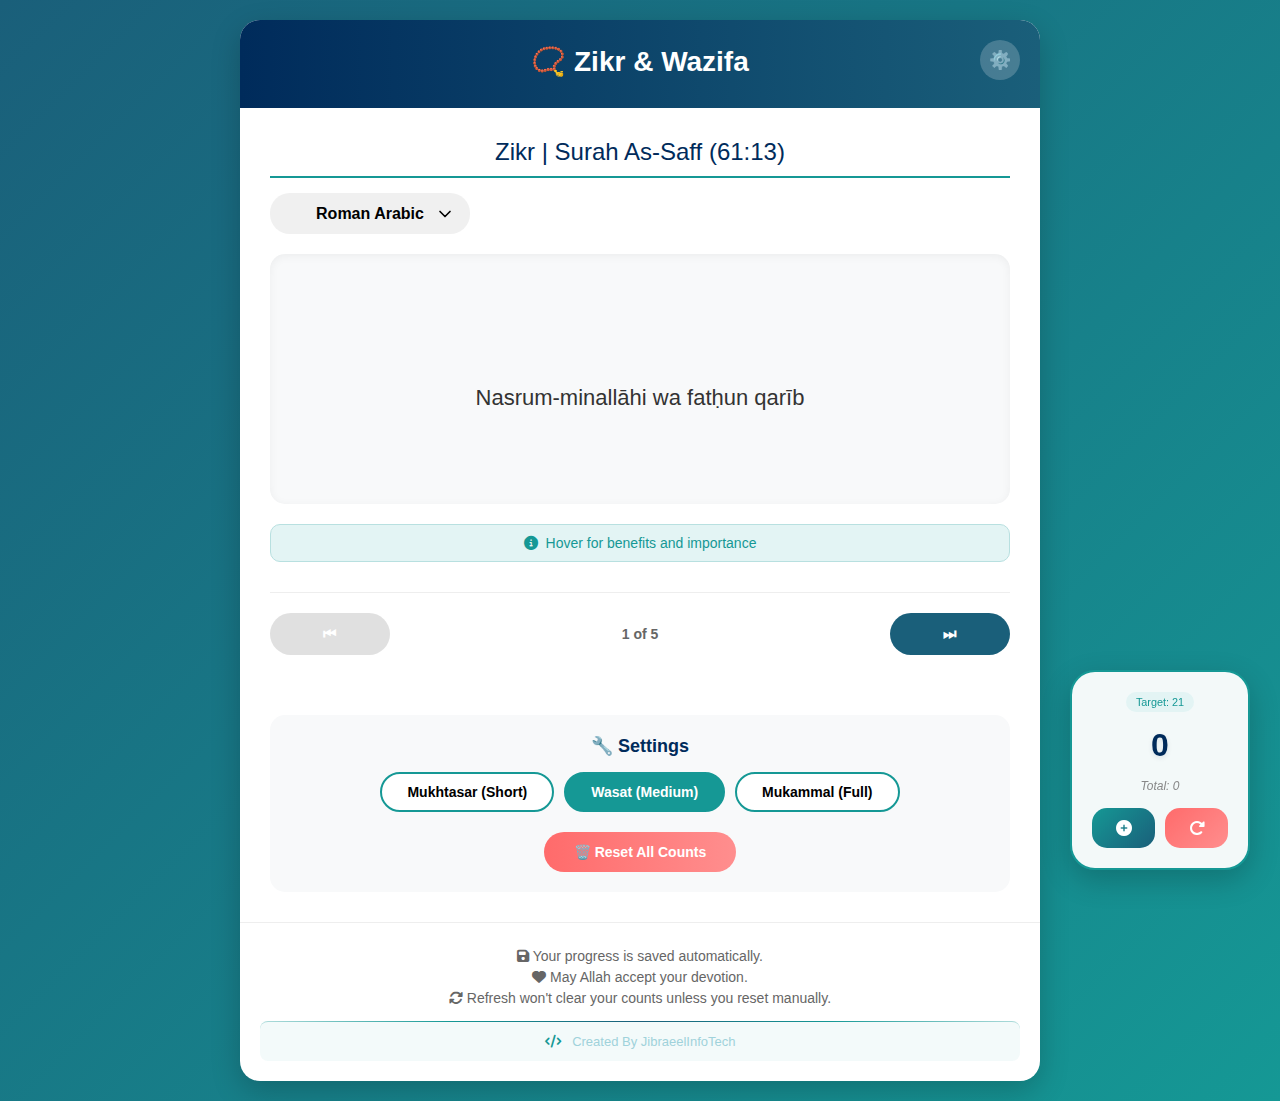
<file: index.html>
<!DOCTYPE html>
<html lang="en">
<head>
    <meta charset="UTF-8">
    <meta name="viewport" content="width=device-width, initial-scale=1.0">
    <title>Zikr & Wazifa</title>
    <link rel="stylesheet" href="https://cdnjs.cloudflare.com/ajax/libs/font-awesome/6.4.0/css/all.min.css">
    <style>
        /* Reset and Base Styles */
        * {
            margin: 0;
            padding: 0;
            box-sizing: border-box;
            font-family: 'Segoe UI', Tahoma, Geneva, Verdana, sans-serif;
        }
        
        body {
            background: linear-gradient(135deg, #1a5f7a, #159895);
            min-height: 100vh;
            padding: 20px;
            color: #333;
            overflow-x: hidden;
        }
        
        /* Container */
        .container {
            max-width: 800px;
            margin: 0 auto;
            background: white;
            border-radius: 20px;
            box-shadow: 0 10px 30px rgba(0, 0, 0, 0.2);
            overflow: hidden;
            position: relative;
            min-height: 90vh;
        }
        
        /* Header */
        .header {
            background: linear-gradient(to right, #002b5b, #1a5f7a);
            color: white;
            padding: 25px;
            text-align: center;
            position: relative;
        }
        
        .header h1 {
            font-size: 28px;
            margin-bottom: 5px;
        }
        
        .admin-btn {
            position: absolute;
            top: 20px;
            right: 20px;
            background: rgba(255, 255, 255, 0.2);
            color: white;
            border: none;
            width: 40px;
            height: 40px;
            border-radius: 50%;
            cursor: pointer;
            display: flex;
            align-items: center;
            justify-content: center;
            text-decoration: none;
            transition: all 0.3s;
            font-size: 18px;
        }
        
        .admin-btn:hover {
            background: rgba(255, 255, 255, 0.3);
            transform: rotate(30deg);
        }
        
        /* Zikr Slider */
        .zikr-slider {
            position: relative;
            padding: 30px;
            min-height: 500px;
        }
        
        .zikr-card {
            display: none;
            animation: fadeIn 0.5s ease;
        }
        
        .zikr-card.active {
            display: block;
        }
        
        @keyframes fadeIn {
            from { opacity: 0; transform: translateY(20px); }
            to { opacity: 1; transform: translateY(0); }
        }
        
        .zikr-title {
            font-size: 24px;
            color: #002b5b;
            margin-bottom: 15px;
            padding-bottom: 10px;
            border-bottom: 2px solid #159895;
            text-align: center;
        }
        
        /* Language Tabs */
        .language-dropdown {
            text-align: center;
            margin-bottom: 20px;
            position: relative;
            display: inline-block;
            width: 200px;
        }

        .language-select {
            padding: 12px 20px;
            background: #f0f0f0;
            border: none;
            border-radius: 20px;
            cursor: pointer;
            font-weight: 600;
            font-size: 16px;
            transition: all 0.3s;
            width: 100%;
            text-align: center;
            appearance: none;
            background-image: url("data:image/svg+xml;charset=UTF-8,%3csvg xmlns='http://www.w3.org/2000/svg' viewBox='0 0 24 24' fill='none' stroke='currentColor' stroke-width='2' stroke-linecap='round' stroke-linejoin='round'%3e%3cpolyline points='6 9 12 15 18 9'%3e%3c/polyline%3e%3c/svg%3e");
            background-repeat: no-repeat;
            background-position: right 15px center;
            background-size: 20px;
        }

        .language-select:hover {
            background-color: #e0e0e0;
        }

        .language-select:focus {
            outline: none;
            box-shadow: 0 0 0 3px rgba(21, 152, 149, 0.2);
        }
        
        .tab-btn {
            padding: 10px 20px;
            background: #f0f0f0;
            border: none;
            border-radius: 20px;
            cursor: pointer;
            font-weight: 600;
            font-size: 14px;
            transition: all 0.3s;
            min-width: 120px;
        }
        
        .tab-btn.active {
            background: #159895;
            color: white;
        }
        
        .tab-btn:hover:not(.active) {
            background: #e0e0e0;
        }
        
        /* Zikr Content Area */
        .zikr-content {
            margin: 20px 0;
            padding: 30px;
            background: #f8f9fa;
            border-radius: 15px;
            line-height: 1.7;
            min-height: 250px;
            display: flex;
            align-items: center;
            justify-content: center;
            text-align: center;
            box-shadow: inset 0 2px 10px rgba(0, 0, 0, 0.05);
        }
        
        .zikr-text {
            font-size: 22px;
            max-width: 100%;
            word-wrap: break-word;
            white-space: pre-line;
        }
        
        .arabic-text {
            font-family: 'Traditional Arabic', 'Lateef', 'Scheherazade', serif;
            font-size: 28px;
            direction: rtl;
            line-height: 1.8;
        }
        
        /* Fixed Zikr Notice */
        .fixed-zikr-notice {
            background: #e3f4f4;
            padding: 15px;
            border-radius: 15px;
            margin-top: 20px;
            text-align: center;
            font-size: 14px;
            color: #555;
            border-left: 4px solid #159895;
        }
        
        /* Navigation Buttons */
        .nav-buttons {
            display: flex;
            justify-content: space-between;
            margin-top: 30px;
            padding-top: 20px;
            border-top: 1px solid #eee;
        }
        
        .nav-btn {
            padding: 12px 30px;
            background: #1a5f7a;
            color: white;
            border: none;
            border-radius: 50px;
            cursor: pointer;
            font-size: 15px;
            font-weight: bold;
            transition: all 0.3s;
            min-width: 120px;
            display: flex;
            align-items: center;
            justify-content: center;
            gap: 8px;
        }
        
        .nav-btn:hover:not(:disabled) {
            background: #002b5b;
            transform: translateY(-2px);
            box-shadow: 0 5px 15px rgba(0, 43, 91, 0.2);
        }
        
        .nav-btn:disabled {
            background: #ccc;
            cursor: not-allowed;
            opacity: 0.6;
        }
        
        .progress {
            text-align: center;
            font-size: 14px;
            color: #666;
            display: flex;
            align-items: center;
            justify-content: center;
            gap: 8px;
            font-weight: 600;
        }
        
        /* Settings */
        .settings {
            background: #f8f9fa;
            padding: 20px;
            border-radius: 15px;
            margin-top: 20px;
            margin: 30px;
        }
        
        .settings h3 {
            margin-bottom: 15px;
            color: #002b5b;
            text-align: center;
            font-size: 18px;
        }
        
        .level-selector {
            display: flex;
            gap: 10px;
            justify-content: center;
            margin-bottom: 15px;
            flex-wrap: wrap;
        }
        
        .level-btn {
            padding: 10px 25px;
            border: 2px solid #159895;
            background: white;
            border-radius: 50px;
            cursor: pointer;
            font-weight: 600;
            font-size: 14px;
            transition: all 0.3s;
            min-width: 150px;
        }
        
        .level-btn.active {
            background: #159895;
            color: white;
        }
        
        .level-btn:hover:not(.active) {
            background: #f0f0f0;
        }
        
        .reset-all-container {
            text-align: center;
            margin-top: 20px;
        }
        
        .reset-all-btn {
            padding: 12px 30px;
            background: linear-gradient(to right, #ff6b6b, #ff8e8e);
            color: white;
            border: none;
            border-radius: 50px;
            cursor: pointer;
            font-size: 14px;
            font-weight: bold;
            transition: all 0.3s;
            display: inline-flex;
            align-items: center;
            gap: 8px;
        }
        
        .reset-all-btn:hover {
            background: linear-gradient(to right, #ff5252, #ff7b7b);
            transform: translateY(-2px);
            box-shadow: 0 5px 15px rgba(255, 107, 107, 0.3);
        }
        
        /* Floating Counter */
        .floating-counter {
            position: fixed;
            bottom: 30px;
            right: 30px;
            background: white;
            border-radius: 25px;
            box-shadow: 0 10px 30px rgba(0, 0, 0, 0.2);
            padding: 20px;
            z-index: 100;
            width: 180px;
            border: 2px solid #159895;
            animation: slideUp 0.3s ease;
            backdrop-filter: blur(10px);
            background: rgba(255, 255, 255, 0.95);
        }
        
        @keyframes slideUp {
            from {
                opacity: 0;
                transform: translateY(20px);
            }
            to {
                opacity: 1;
                transform: translateY(0);
            }
        }
        
        .counter-header {
            text-align: center;
            margin-bottom: 15px;
        }
        
        .counter-display {
            font-size: 32px;
            font-weight: bold;
            color: #002b5b;
            text-align: center;
            margin: 15px 0;
            transition: all 0.3s;
            font-family: 'Arial Rounded MT Bold', 'Segoe UI', sans-serif;
            text-shadow: 0 2px 5px rgba(0, 43, 91, 0.1);
        }
        
        .counter-info {
            font-size: 13px;
            color: #666;
            text-align: center;
            margin-bottom: 10px;
            display: flex;
            align-items: center;
            justify-content: center;
            gap: 8px;
            flex-wrap: wrap;
        }
        
        .counter-buttons {
            display: flex;
            flex-direction: row;
            gap: 10px;
            margin-top: 15px;
        }
        
        .counter-btn {
            padding: 12px;
            font-size: 16px;
            border: none;
            border-radius: 15px;
            cursor: pointer;
            font-weight: bold;
            transition: all 0.3s;
            display: flex;
            align-items: center;
            justify-content: center;
            gap: 8px;
            width: 100%;
        }

        .counter-target {
            background: #e3f4f4;
            padding: 4px 10px;
            border-radius: 10px;
            font-weight: 400;
            font-size: smaller;
            color: #159895;
        }

        .counter-level {
            background: #f0f7f7;
            padding: 4px 10px;
            border-radius: 10px;
            font-weight: 600;
            color: #1a5f7a;
        }
        
        .increment-btn {
            background: linear-gradient(135deg, #159895, #1a5f7a);
            color: white;
        }

        .increment-btn:hover {
            background: linear-gradient(135deg, #127a77, #002b5b);
            transform: translateY(-2px);
            box-shadow: 0 5px 15px rgba(21, 152, 149, 0.3);
        }

        .reset-btn {
            background: linear-gradient(135deg, #ff6b6b, #ff8e8e);
            color: white;
        }

        .reset-btn:hover {
            background: linear-gradient(135deg, #ff5252, #ff6b6b);
            transform: translateY(-2px);
            box-shadow: 0 5px 15px rgba(255, 107, 107, 0.3);
        }
        
        /* Footer */
        .footer {
            text-align: center;
            padding: 20px;
            color: #666;
            font-size: 14px;
            border-top: 1px solid #eee;
        }
        
        .footer-content {
            margin-bottom: 10px;
        }
        
        .footer-content p {
            margin: 5px 0;
        }
        
        .copyright {
            font-size: 13px;
            color: #a0d2db;
            margin-top: 15px;
            padding: 12px 20px;
            border-top: 1px solid rgba(21, 152, 149, 0.3);
            background: rgba(21, 152, 149, 0.05);
            border-radius: 8px;
            position: relative;
            font-weight: 500;
            text-align: center;
        }

        /* Subtle gradient border */
        .copyright::after {
            content: '';
            position: absolute;
            top: -1px;
            left: 0;
            right: 0;
            height: 1px;
            background: linear-gradient(90deg, 
                transparent, 
                #159895, 
                #1a5f7a, 
                #159895, 
                transparent);
            animation: borderGlow 3s infinite linear;
        }

        @keyframes borderGlow {
            0% {
                background-position: -200% 0;
            }
            100% {
                background-position: 200% 0;
            }
        }

        /* Text color animation */
        .copyright span {
            background: linear-gradient(90deg, 
                #a0d2db, #70c9d1, #159895, #70c9d1, #a0d2db);
            background-size: 200% 100%;
            -webkit-background-clip: text;
            background-clip: text;
            -webkit-text-fill-color: transparent;
            animation: textGradient 4s infinite linear;
        }

        @keyframes textGradient {
            0% {
                background-position: 0% 50%;
            }
            100% {
                background-position: 200% 50%;
            }
        }

        .copyright i {
            margin-right: 8px;
            color: #159895;
            animation: iconFloat 2s infinite ease-in-out;
        }

        @keyframes iconFloat {
            0%, 100% {
                transform: translateY(0);
            }
            50% {
                transform: translateY(-3px);
                color: #00fff7;
            }
        }
        
        /* Loading State */
        .loading {
            text-align: center;
            padding: 50px;
            font-size: 18px;
            color: #666;
        }
        
        .spinner {
            font-size: 30px;
            margin-bottom: 15px;
            color: #159895;
            animation: spin 1s linear infinite;
        }
        
        @keyframes spin {
            0% { transform: rotate(0deg); }
            100% { transform: rotate(360deg); }
        }
        
        /* No Data State */
        .no-data {
            text-align: center;
            padding: 50px;
            color: #666;
        }
        
        .no-data h3 {
            margin-bottom: 10px;
            color: #002b5b;
        }

        .total-count {
            text-align: center;
            font-size: 12px;
            color: #888;
            margin-top: 5px;
            font-style: italic;
        }

        /* Responsive Design */
        @media (max-width: 768px) {
            .nav-buttons {
                flex-direction: row !important; /* Force horizontal layout */
                gap: 10px;
                flex-wrap: nowrap;
                align-items: center;
            }
            
            .nav-btn {
                flex: 1;
                min-width: 100px;
                padding: 10px 15px;
                font-size: 14px;
            }
            
            .progress {
                flex: 0 0 auto;
                white-space: nowrap;
                font-size: 14px;
                padding: 0 10px;
            }

            .floating-counter {
                bottom: 20px;
                right: 20px;
                left: auto;
                width: 160px;
                padding: 15px;
            }
            
            .counter-display {
                font-size: 36px;
            }
        }

        /* Add for very small screens */
        @media (max-width: 480px) {
            .nav-buttons {
                gap: 5px;
            }
            
            .nav-btn {
                min-width: 80px;
                padding: 8px 10px;
                font-size: 12px;
            }
            
            .progress {
                font-size: 12px;
                padding: 0 5px;
            }

            .floating-counter {
                bottom: 15px;
                right: 15px;
                width: 150px;
                padding: 12px;
            }
            
            .counter-display {
                font-size: 32px;
            }
        }

        /* Add to existing CSS in index.html */
        .description-tooltip {
            margin-top: 15px;
            padding: 10px 15px;
            background: #e3f4f4;
            border-radius: 10px;
            color: #159895;
            font-size: 14px;
            cursor: help;
            display: flex;
            align-items: center;
            gap: 8px;
            justify-content: center;
            transition: all 0.3s;
            border: 1px solid #b8e0e0;
        }

        .description-tooltip:hover {
            background: #d4ecec;
            transform: translateY(-2px);
        }

        .custom-tooltip {
            position: fixed !important;
            background: rgba(0, 43, 91, 0.95) !important;
            color: white !important;
            padding: 12px 16px !important;
            border-radius: 8px !important;
            font-size: 14px !important;
            max-width: 300px !important;
            z-index: 10000 !important;
            box-shadow: 0 5px 20px rgba(0, 0, 0, 0.3) !important;
            line-height: 1.5 !important;
            pointer-events: none !important;
            animation: fadeIn 0.2s ease !important;
        }
    </style>
</head>
<body>
    <div class="container">
        <div class="header">
            <a href="admin.html" class="admin-btn" title="Admin Panel">
                ⚙️
            </a>
            <h1>📿 Zikr & Wazifa</h1>
        </div>
        
        <div class="loading" id="loading">
            <div class="spinner">⏳</div>
            <p>Loading Zikr data...</p>
            <p style="font-size: 14px; color: #666; margin-top: 10px;">
                If this takes too long, please check:<br>
                1. data.json file exists<br>
                2. Internet connection (for Font Awesome)<br>
                3. Browser console for errors
            </p>
        </div>

        <div class="zikr-slider" id="zikrSlider">
            <!-- Zikr cards will be rendered here by JavaScript -->
        </div>

        <div class="settings">
            <h3>🔧 Settings</h3>
            <div class="level-selector">
                <button class="level-btn" data-level="mukhtasar">Mukhtasar (Short)</button>
                <button class="level-btn" data-level="wasat">Wasat (Medium)</button>
                <button class="level-btn" data-level="mukammal">Mukammal (Full)</button>
            </div>
            
            <div class="reset-all-container">
                <button class="reset-all-btn" onclick="resetAllCounts()">
                    🗑️ Reset All Counts
                </button>
            </div>
        </div>
        
        <div class="footer">
            <div class="footer-content">
                <p><i class="fas fa-save"></i> Your progress is saved automatically.</p>
                <p><i class="fas fa-heart"></i> May Allah accept your devotion.</p>
                <p><i class="fas fa-sync-alt"></i> Refresh won't clear your counts unless you reset manually.</p>
            </div>
            <div class="copyright">
                <i class="fas fa-code"></i> Created By JibraeelInfoTech
            </div>
        </div>
    </div>

    <!-- Floating Counter -->
    <div class="floating-counter" id="floatingCounter" style="display: none;">
        <div class="counter-header">
            <div class="counter-info" id="counterInfo">
                <span class="counter-target" id="targetDisplay">Target: -</span>
            </div>
            <div class="counter-display" id="floatingCounterDisplay">
                0
            </div>
            <!-- ✅ Add this line for total count -->
            <div class="total-count" id="totalCountDisplay">
                Total: 0
            </div>
        </div>
        <div class="counter-buttons">
            <button class="counter-btn increment-btn" id="floatingIncrementBtn">
                <i class="fas fa-plus-circle"></i>
            </button>
            <button class="counter-btn reset-btn" id="floatingResetBtn">
                <i class="fas fa-redo-alt"></i>
            </button>
        </div>
    </div>

    <script src="js/app.js"></script>
</body>
</html>
</file>
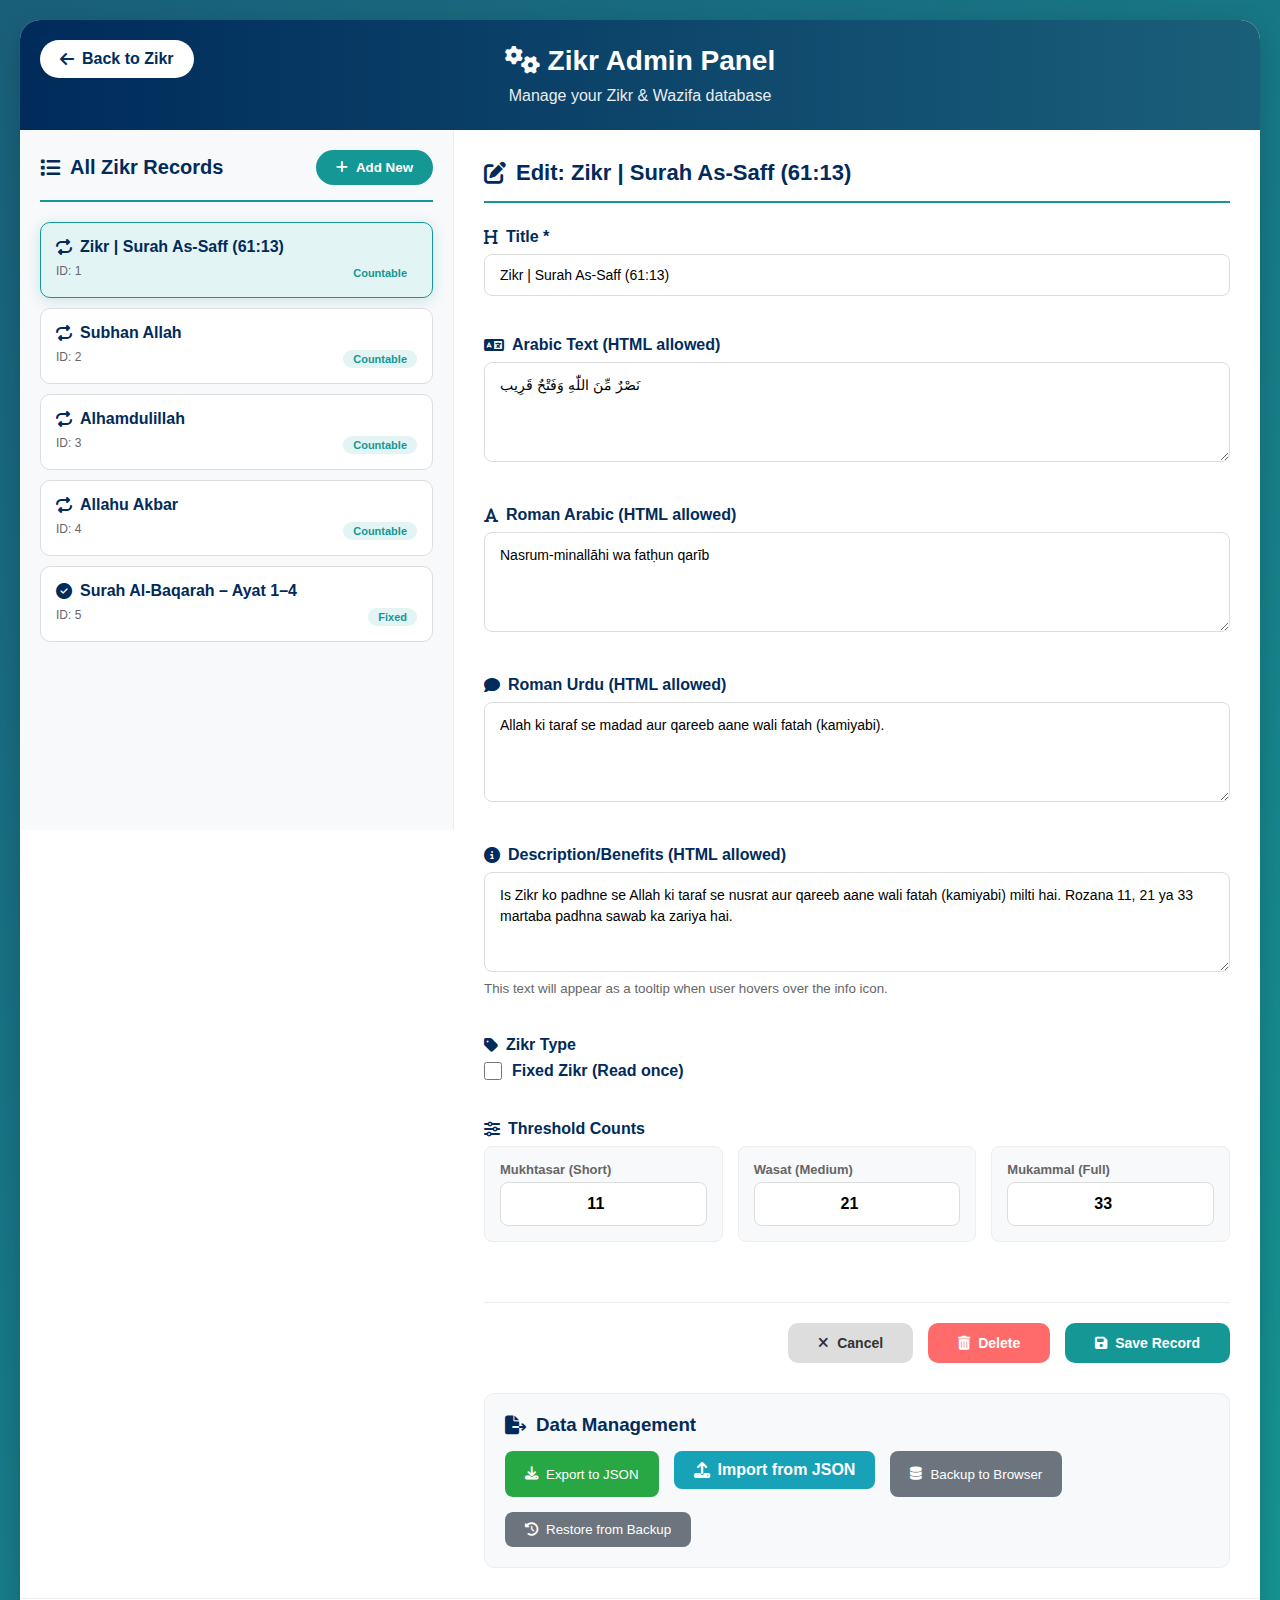
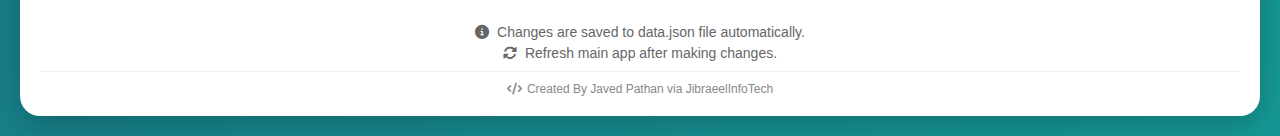
<file: admin.html>
<!DOCTYPE html>
<html lang="en">
<head>
    <meta charset="UTF-8">
    <meta name="viewport" content="width=device-width, initial-scale=1.0">
    <title>Zikr Admin Panel</title>
    <link rel="stylesheet" href="css/style.css">
    <link rel="stylesheet" href="https://cdnjs.cloudflare.com/ajax/libs/font-awesome/6.4.0/css/all.min.css">
    <style>
        /* Admin Panel Specific Styles */
        .container {
            max-width: 1400px;
        }
        
        .back-btn {
            position: absolute;
            top: 20px;
            left: 20px;
            background: white;
            color: #002b5b;
            border: none;
            padding: 10px 20px;
            border-radius: 50px;
            cursor: pointer;
            font-weight: bold;
            text-decoration: none;
            display: flex;
            align-items: center;
            gap: 8px;
            transition: all 0.3s;
        }
        
        .back-btn:hover {
            background: #f0f0f0;
            transform: translateX(-5px);
        }
        
        .main-content {
            display: flex;
            min-height: 600px;
        }
        
        /* Records Sidebar */
        .records-sidebar {
            width: 35%;
            background: #f8f9fa;
            border-right: 1px solid #eee;
            padding: 20px;
            overflow-y: auto;
            max-height: 700px;
        }
        
        .sidebar-header {
            display: flex;
            justify-content: space-between;
            align-items: center;
            margin-bottom: 20px;
            padding-bottom: 15px;
            border-bottom: 2px solid #159895;
        }
        
        .sidebar-header h2 {
            color: #002b5b;
            font-size: 20px;
            display: flex;
            align-items: center;
            gap: 10px;
        }
        
        .add-new-btn {
            background: #159895;
            color: white;
            border: none;
            padding: 10px 20px;
            border-radius: 20px;
            cursor: pointer;
            font-weight: 600;
            display: flex;
            align-items: center;
            gap: 8px;
            transition: all 0.3s;
        }
        
        .add-new-btn:hover {
            background: #127a77;
            transform: translateY(-2px);
        }
        
        .records-list {
            display: flex;
            flex-direction: column;
            gap: 10px;
        }
        
        .record-item {
            background: white;
            border: 1px solid #ddd;
            border-radius: 10px;
            padding: 15px;
            cursor: pointer;
            transition: all 0.3s;
        }
        
        .record-item:hover {
            border-color: #159895;
            transform: translateX(5px);
            box-shadow: 0 3px 10px rgba(0, 0, 0, 0.1);
        }
        
        .record-item.active {
            border-color: #159895;
            background: #e3f4f4;
            box-shadow: 0 3px 15px rgba(21, 152, 149, 0.2);
        }
        
        .record-title {
            font-weight: bold;
            color: #002b5b;
            margin-bottom: 5px;
            font-size: 16px;
            display: flex;
            align-items: center;
            gap: 8px;
        }
        
        .record-meta {
            display: flex;
            justify-content: space-between;
            font-size: 12px;
            color: #666;
            margin-top: 8px;
        }
        
        .record-type {
            background: #e3f4f4;
            color: #159895;
            padding: 3px 10px;
            border-radius: 12px;
            font-size: 11px;
            font-weight: bold;
        }
        
        /* Form Section */
        .form-section {
            width: 65%;
            padding: 30px;
            overflow-y: auto;
        }
        
        .form-header {
            margin-bottom: 25px;
            padding-bottom: 15px;
            border-bottom: 2px solid #159895;
        }
        
        .form-header h2 {
            color: #002b5b;
            font-size: 22px;
            display: flex;
            align-items: center;
            gap: 10px;
        }
        
        .form-container {
            display: grid;
            grid-template-columns: 1fr 1fr;
            gap: 20px;
        }
        
        .form-group {
            margin-bottom: 20px;
        }
        
        .form-group.full-width {
            grid-column: span 2;
        }
        
        label {
            display: block;
            margin-bottom: 8px;
            font-weight: 600;
            color: #002b5b;
            display: flex;
            align-items: center;
            gap: 8px;
        }
        
        input, textarea, select {
            width: 100%;
            padding: 12px 15px;
            border: 1px solid #ddd;
            border-radius: 8px;
            font-size: 14px;
            transition: all 0.3s;
            font-family: inherit;
        }
        
        input:focus, textarea:focus, select:focus {
            outline: none;
            border-color: #159895;
            box-shadow: 0 0 0 3px rgba(21, 152, 149, 0.2);
        }
        
        textarea {
            min-height: 100px;
            resize: vertical;
            line-height: 1.5;
        }
        
        .checkbox-group {
            display: flex;
            align-items: center;
            gap: 10px;
        }
        
        .checkbox-group input[type="checkbox"] {
            width: 18px;
            height: 18px;
            cursor: pointer;
        }
        
        .checkbox-group label {
            margin: 0;
            cursor: pointer;
        }
        
        .threshold-group {
            display: grid;
            grid-template-columns: 1fr 1fr 1fr;
            gap: 15px;
        }
        
        .threshold-item {
            background: #f8f9fa;
            padding: 15px;
            border-radius: 8px;
            border: 1px solid #eee;
        }
        
        .threshold-item label {
            color: #666;
            font-size: 13px;
            margin-bottom: 5px;
        }
        
        .threshold-item input {
            font-size: 16px;
            font-weight: bold;
            text-align: center;
        }
        
        .form-actions {
            grid-column: span 2;
            display: flex;
            gap: 15px;
            justify-content: flex-end;
            margin-top: 20px;
            padding-top: 20px;
            border-top: 1px solid #eee;
        }
        
        .btn {
            padding: 12px 30px;
            border: none;
            border-radius: 10px;
            cursor: pointer;
            font-weight: bold;
            font-size: 14px;
            transition: all 0.3s;
            display: flex;
            align-items: center;
            gap: 8px;
        }
        
        .save-btn {
            background: #159895;
            color: white;
        }
        
        .save-btn:hover {
            background: #127a77;
            transform: translateY(-2px);
            box-shadow: 0 5px 15px rgba(21, 152, 149, 0.3);
        }
        
        .delete-btn {
            background: #ff6b6b;
            color: white;
        }
        
        .delete-btn:hover {
            background: #ff5252;
            transform: translateY(-2px);
            box-shadow: 0 5px 15px rgba(255, 107, 107, 0.3);
        }
        
        .cancel-btn {
            background: #ddd;
            color: #333;
        }
        
        .cancel-btn:hover {
            background: #ccc;
            transform: translateY(-2px);
        }
        
        .status-message {
            padding: 15px;
            border-radius: 8px;
            margin-bottom: 20px;
            display: none;
            animation: slideIn 0.3s ease;
        }
        
        @keyframes slideIn {
            from {
                opacity: 0;
                transform: translateY(-10px);
            }
            to {
                opacity: 1;
                transform: translateY(0);
            }
        }
        
        .status-success {
            background: #d4edda;
            color: #155724;
            border: 1px solid #c3e6cb;
            display: block;
        }
        
        .status-error {
            background: #f8d7da;
            color: #721c24;
            border: 1px solid #f5c6cb;
            display: block;
        }
        
        .no-records {
            text-align: center;
            padding: 40px 20px;
            color: #666;
        }
        
        .no-records i {
            font-size: 50px;
            color: #ccc;
            margin-bottom: 15px;
        }
        
        /* Import/Export Section */
        .import-export {
            background: #f8f9fa;
            padding: 20px;
            border-radius: 10px;
            margin-top: 30px;
            border: 1px solid #eee;
        }
        
        .import-export h3 {
            color: #002b5b;
            margin-bottom: 15px;
            display: flex;
            align-items: center;
            gap: 10px;
        }
        
        .import-export-buttons {
            display: flex;
            gap: 15px;
            flex-wrap: wrap;
        }
        
        .import-export-btn {
            background: #6c757d;
            color: white;
            border: none;
            padding: 10px 20px;
            border-radius: 8px;
            cursor: pointer;
            display: flex;
            align-items: center;
            gap: 8px;
            transition: all 0.3s;
        }
        
        .import-export-btn:hover {
            background: #5a6268;
            transform: translateY(-2px);
        }
        
        .export-btn {
            background: #28a745;
        }
        
        .export-btn:hover {
            background: #218838;
        }
        
        .import-label {
            background: #17a2b8;
            cursor: pointer;
        }
        
        .import-label:hover {
            background: #138496;
        }
        
        #importFile {
            display: none;
        }
        
        @media (max-width: 1024px) {
            .main-content {
                flex-direction: column;
            }
            
            .records-sidebar, .form-section {
                width: 100%;
            }
            
            .records-sidebar {
                max-height: 300px;
            }
        }
        
        @media (max-width: 768px) {
            .form-container {
                grid-template-columns: 1fr;
            }
            
            .form-group.full-width, .form-actions {
                grid-column: span 1;
            }
            
            .threshold-group {
                grid-template-columns: 1fr;
            }
            
            .form-actions {
                flex-direction: column;
            }
            
            .btn {
                width: 100%;
                justify-content: center;
            }
            
            .import-export-buttons {
                flex-direction: column;
            }
        }
    </style>
</head>
<body>
    <div class="container">
        <div class="header">
            <a href="index.html" class="back-btn">
                <i class="fas fa-arrow-left"></i> Back to Zikr
            </a>
            <h1><i class="fas fa-cogs"></i> Zikr Admin Panel</h1>
            <p>Manage your Zikr & Wazifa database</p>
        </div>
        
        <div class="main-content">
            <!-- Left Sidebar - Records List -->
            <div class="records-sidebar">
                <div class="sidebar-header">
                    <h2><i class="fas fa-list"></i> All Zikr Records</h2>
                    <button class="add-new-btn" onclick="addNewRecord()">
                        <i class="fas fa-plus"></i> Add New
                    </button>
                </div>
                <div class="records-list" id="recordsList">
                    <div class="loading">
                        <i class="fas fa-spinner fa-spin"></i> Loading records...
                    </div>
                </div>
            </div>
            
            <!-- Right Side - Form -->
            <div class="form-section">
                <div class="form-header">
                    <h2 id="formTitle"><i class="fas fa-plus-circle"></i> Add New Zikr</h2>
                </div>
                
                <div class="status-message" id="statusMessage"></div>
                
                <form id="zikrForm">
                    <div class="form-container">
                        <!-- Basic Information -->
                        <div class="form-group full-width">
                            <label for="title"><i class="fas fa-heading"></i> Title *</label>
                            <input type="text" id="title" name="title" 
                                   placeholder="e.g., Zikr | Surah As-Saff (61:13)" required>
                        </div>
                        
                        <!-- Arabic Text -->
                        <div class="form-group full-width">
                            <label for="arabic"><i class="fas fa-language"></i> Arabic Text (HTML allowed)</label>
                            <textarea id="arabic" name="arabic" 
                                      placeholder="Enter Arabic text. Use &lt;br&gt; for line breaks"></textarea>
                        </div>
                        
                        <!-- Roman Arabic -->
                        <div class="form-group full-width">
                            <label for="romanArabic"><i class="fas fa-font"></i> Roman Arabic (HTML allowed)</label>
                            <textarea id="romanArabic" name="romanArabic" 
                                      placeholder="Enter Roman Arabic transliteration"></textarea>
                        </div>
                        
                        <!-- Roman Urdu -->
                        <div class="form-group full-width">
                            <label for="romanUrdu"><i class="fas fa-comment"></i> Roman Urdu (HTML allowed)</label>
                            <textarea id="romanUrdu" name="romanUrdu" 
                                      placeholder="Enter Roman Urdu translation"></textarea>
                        </div>

                        <!-- Description Field (Add this after Roman Urdu textarea) -->
                        <div class="form-group full-width">
                            <label for="description"><i class="fas fa-info-circle"></i> Description/Benefits (HTML allowed)</label>
                            <textarea id="description" name="description" 
                                    placeholder="Enter description, benefits and importance of this Zikr/Wazifa. This will be shown as tooltip in main app."></textarea>
                            <small style="color: #666; display: block; margin-top: 5px;">
                                This text will appear as a tooltip when user hovers over the info icon.
                            </small>
                        </div>
                        
                        <!-- Type and Thresholds -->
                        <div class="form-group">
                            <label><i class="fas fa-tag"></i> Zikr Type</label>
                            <div class="checkbox-group">
                                <input type="checkbox" id="isFixedLevel" name="isFixedLevel">
                                <label for="isFixedLevel">Fixed Zikr (Read once)</label>
                            </div>
                        </div>
                        
                        <div class="form-group full-width" id="thresholdSection">
                            <label><i class="fas fa-sliders-h"></i> Threshold Counts</label>
                            <div class="threshold-group">
                                <div class="threshold-item">
                                    <label for="mukhtasarThreshold">Mukhtasar (Short)</label>
                                    <input type="number" id="mukhtasarThreshold" name="mukhtasarThreshold" 
                                           min="3" max="999" value="3">
                                </div>
                                <div class="threshold-item">
                                    <label for="wasatThreshold">Wasat (Medium)</label>
                                    <input type="number" id="wasatThreshold" name="wasatThreshold" 
                                           min="7" max="999" value="7">
                                </div>
                                <div class="threshold-item">
                                    <label for="mukammalThreshold">Mukammal (Full)</label>
                                    <input type="number" id="mukammalThreshold" name="mukammalThreshold" 
                                           min="11" max="999" value="11">
                                </div>
                            </div>
                        </div>
                        
                        <!-- Hidden Fields -->
                        <input type="hidden" id="recordId" name="id" value="0">
                        
                        <!-- Form Actions -->
                        <div class="form-actions">
                            <button type="button" class="btn cancel-btn" onclick="resetForm()">
                                <i class="fas fa-times"></i> Cancel
                            </button>
                            <button type="button" class="btn delete-btn" id="deleteBtn" 
                                    onclick="deleteRecord()" style="display: none;">
                                <i class="fas fa-trash-alt"></i> Delete
                            </button>
                            <button type="submit" class="btn save-btn">
                                <i class="fas fa-save"></i> Save Record
                            </button>
                        </div>
                    </div>
                </form>
                
                <!-- Import/Export Section -->
                <div class="import-export">
                    <h3><i class="fas fa-file-export"></i> Data Management</h3>
                    <div class="import-export-buttons">
                        <button class="import-export-btn export-btn" onclick="exportData()">
                            <i class="fas fa-download"></i> Export to JSON
                        </button>
                        <label class="import-export-btn import-label">
                            <i class="fas fa-upload"></i> Import from JSON
                            <input type="file" id="importFile" accept=".json" onchange="importData(event)">
                        </label>
                        <button class="import-export-btn" onclick="backupData()">
                            <i class="fas fa-database"></i> Backup to Browser
                        </button>
                        <button class="import-export-btn" onclick="restoreData()">
                            <i class="fas fa-history"></i> Restore from Backup
                        </button>
                    </div>
                </div>
            </div>
        </div>
        
        <div class="footer">
            <div class="footer-content">
                <p><i class="fas fa-info-circle"></i> Changes are saved to data.json file automatically.</p>
                <p><i class="fas fa-sync-alt"></i> Refresh main app after making changes.</p>
            </div>
            <div class="copyright">
                <i class="fas fa-code"></i> Created By Javed Pathan via JibraeelInfoTech
            </div>
        </div>
    </div>

    <script src="js/admin.js"></script>
</body>
</html>
</file>
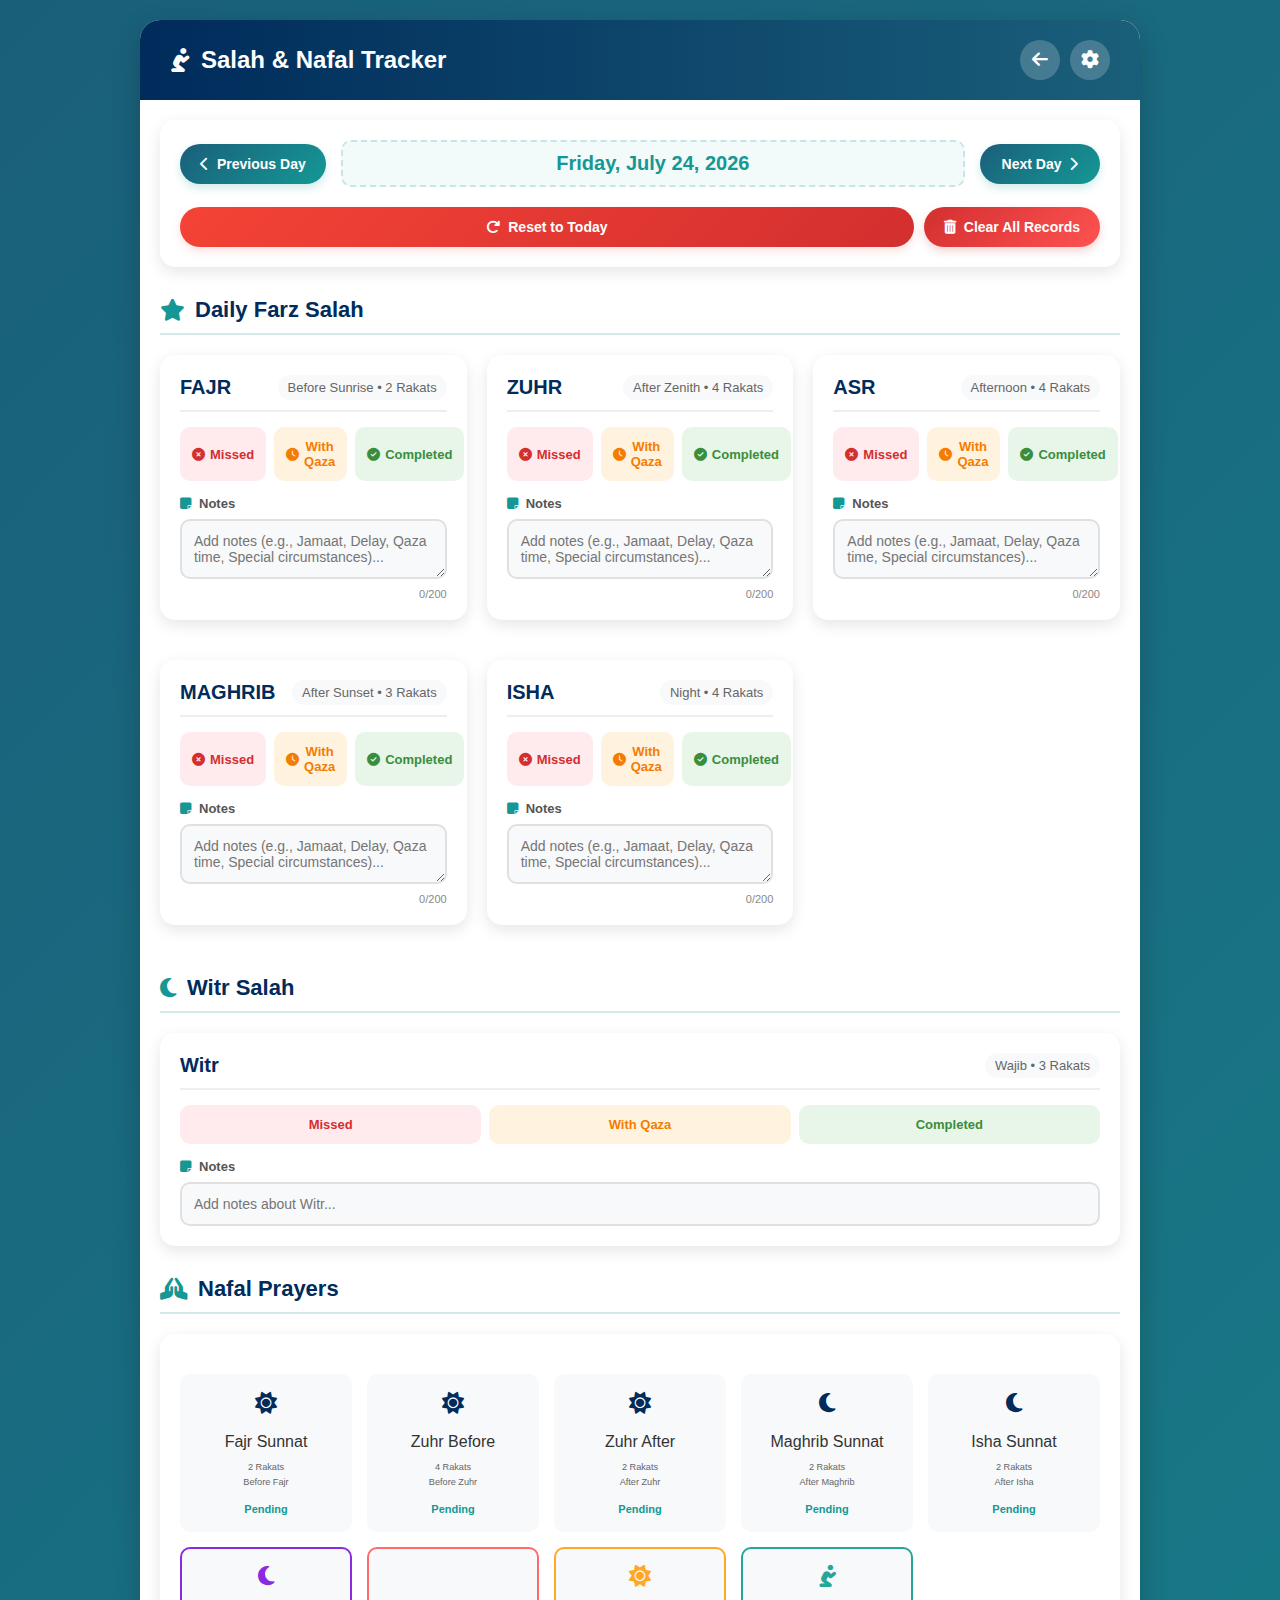
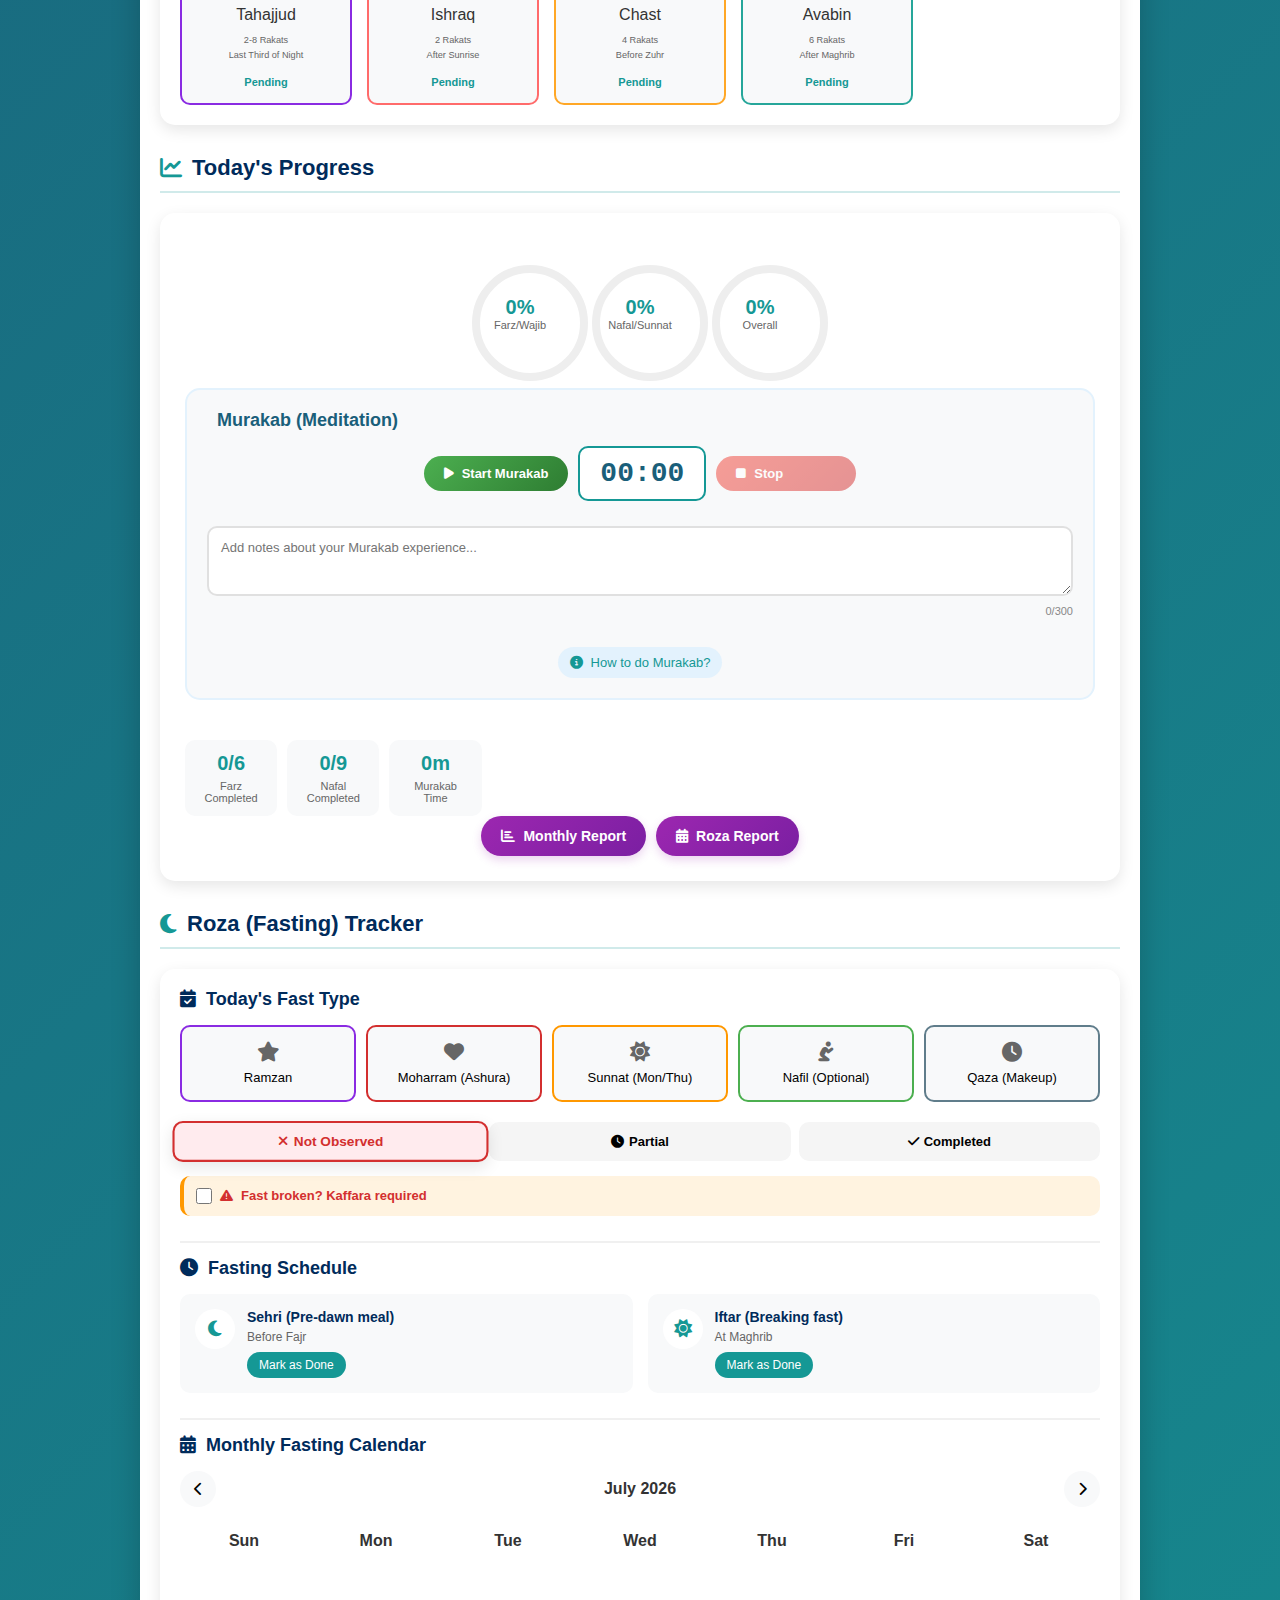
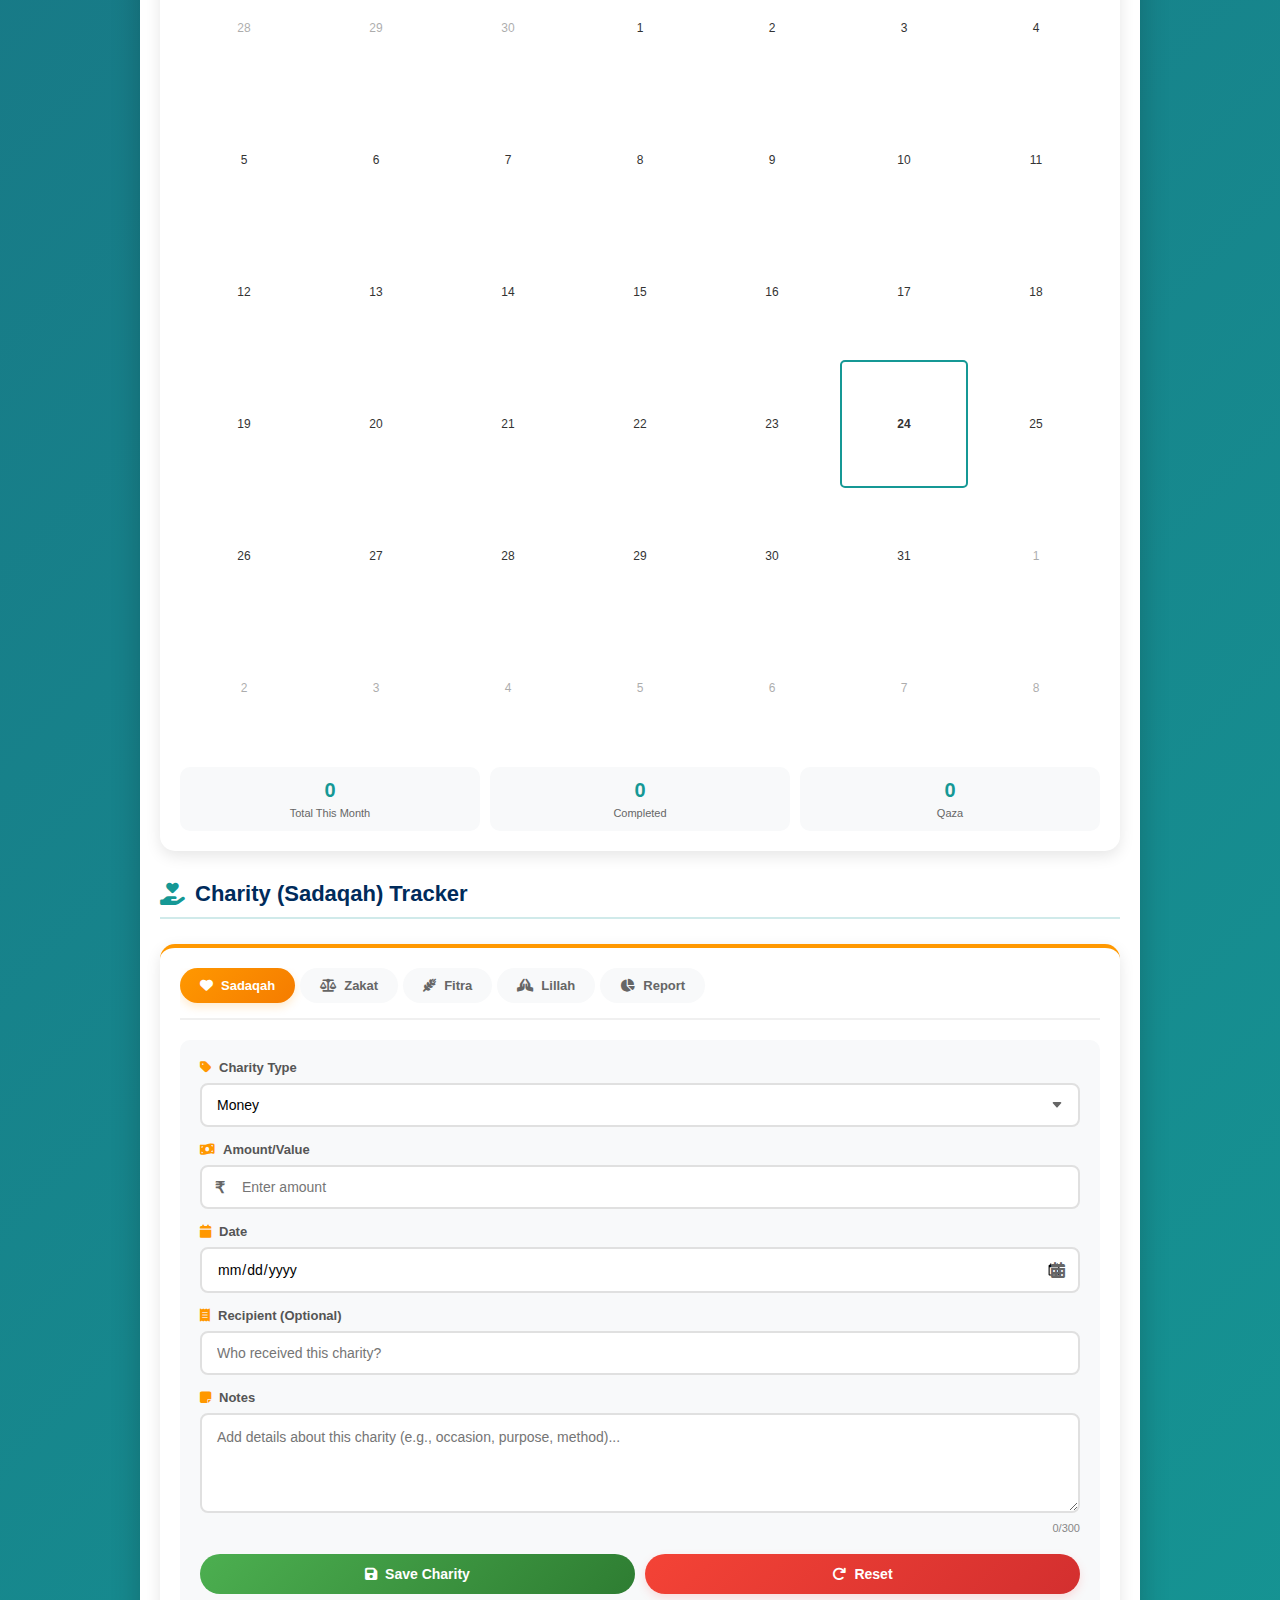
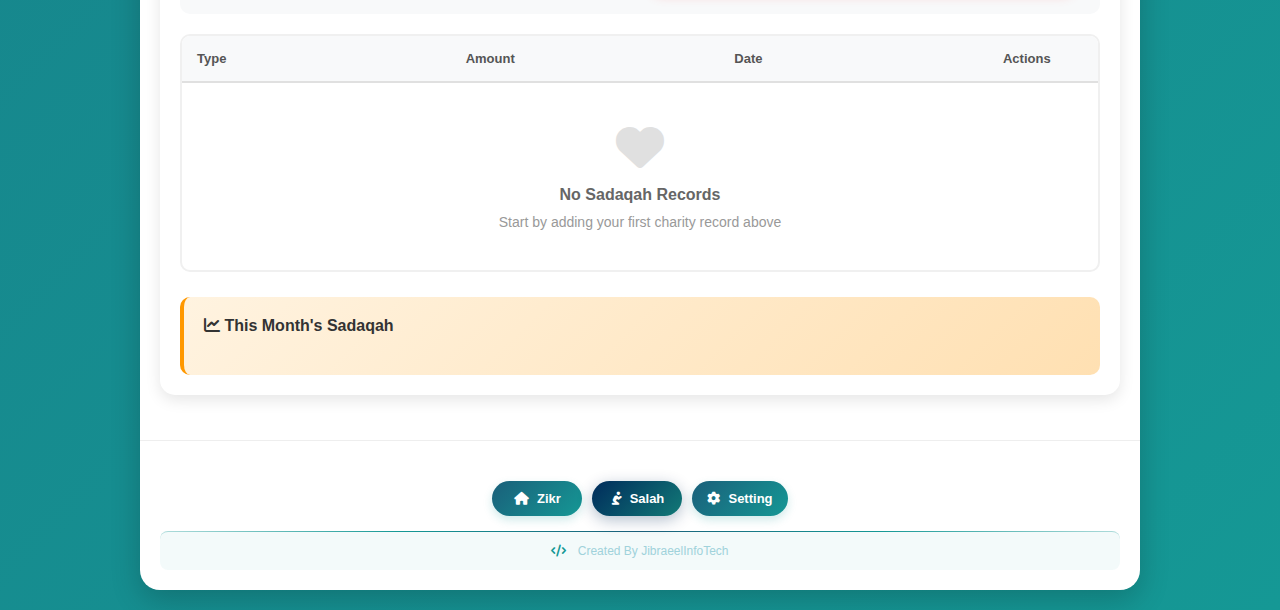
<file: salah-tracker.html>
<!DOCTYPE html>
<html lang="en">
<head>
    <meta charset="UTF-8">
    <meta name="viewport" content="width=device-width, initial-scale=1.0">
    <title>Salah & Nafal Tracker - Zikr App</title>
    <link rel="stylesheet" href="https://cdnjs.cloudflare.com/ajax/libs/font-awesome/6.4.0/css/all.min.css">
    <link rel="stylesheet" href="css/salah-tracker.css">
</head>
<body>
    <div class="container">
        <!-- Header -->
        <div class="header">
            <div class="header-content">
                <h1><i class="fas fa-pray"></i> Salah & Nafal Tracker</h1>
                
                <div class="header-buttons">
                    <a href="index.html" class="back-btn" title="Back to Zikr">
                        <i class="fas fa-arrow-left"></i>
                    </a>
                    
                    <a href="setting.html" class="setting-btn" title="Settings">
                        <i class="fas fa-cog"></i>
                    </a>
                </div>
            </div>
        </div>
        
        <!-- Main Content -->
        <div class="salah-container">
            <!-- Date Navigation -->
            <div class="date-selector">
                <div class="date-navigation">
                    <button class="nav-btn" id="prevDayBtn">
                        <i class="fas fa-chevron-left"></i> Previous Day
                    </button>
                    <div class="current-date" id="currentDateDisplay">Loading...</div>
                    <button class="nav-btn" id="nextDayBtn">
                        Next Day <i class="fas fa-chevron-right"></i>
                    </button>
                </div>
                <div class="button-group">
                    <button class="reset-btn" id="resetTodayBtn">
                        <i class="fas fa-redo"></i> Reset to Today
                    </button>
                    <button class="clear-all-btn" id="clearAllBtn">
                        <i class="fas fa-trash-alt"></i> Clear All Records
                    </button>
                </div>
            </div>
            
            <!-- Daily Farz Salah -->
            <h2><i class="fas fa-star"></i> Daily Farz Salah</h2>
            <div class="salah-grid" id="farzSalahGrid">
                <!-- Fajr, Zuhr, Asr, Maghrib, Isha cards will be populated by JS -->
            </div>
            
            <!-- Witr Salah -->
            <h2><i class="fas fa-moon"></i> Witr Salah</h2>
            <div class="salah-card">
                <div class="salah-header">
                    <div class="salah-name">Witr</div>
                    <div class="salah-time">Wajib • 3 Rakats</div>
                </div>
                <div class="status-options" data-salah="witr">
                    <button class="status-btn status-missed" data-status="missed">Missed</button>
                    <button class="status-btn status-partial" data-status="partial">With Qaza</button>
                    <button class="status-btn status-completed" data-status="completed">Completed</button>
                </div>
                <div class="notes">
                    <label class="notes-label">
                        <i class="fas fa-sticky-note"></i> Notes
                    </label>
                    <input type="text" class="notes-input" placeholder="Add notes about Witr..." data-salah="witr">
                </div>
            </div>
            
            <!-- Nafal Salah -->
            <h2><i class="fas fa-praying-hands"></i> Nafal Prayers</h2>
            <div class="nafal-section">
                <div class="nafal-grid" id="nafalGrid">
                    <!-- Nafal items will be populated by JS -->
                </div>
            </div>
            
            <!-- Progress Summary -->
            <h2><i class="fas fa-chart-line"></i> Today's Progress</h2>
            <div class="progress-summary">
                <div class="progress-circles" id="progressCircles">
                    <!-- Progress circles will be populated by JS -->
                </div>
                
                <!-- Murakab Section -->
                <div class="murakab-section">
                    <h3><i class="fas fa-meditation"></i> Murakab (Meditation)</h3>
                    <div class="murakab-controls">
                        <div class="time-tracker">
                            <button class="murakab-btn start-btn" id="startMurakabBtn">
                                <i class="fas fa-play"></i> Start Murakab
                            </button>
                            <div class="timer-display" id="murakabTimer">00:00</div>
                            <button class="murakab-btn stop-btn" id="stopMurakabBtn" disabled>
                                <i class="fas fa-stop"></i> Stop
                            </button>
                        </div>
                        <div class="murakab-notes">
                            <textarea class="murakab-notes-input" id="murakabNotes" 
                                      placeholder="Add notes about your Murakab experience..." 
                                      maxlength="300"></textarea>
                            <div class="notes-counter">
                                <span id="murakabCharCount">0</span>/300
                            </div>
                        </div>
                        <div class="murakab-info">
                            <span class="info-icon" title="Murakab Guide">
                                <i class="fas fa-info-circle"></i> How to do Murakab?
                            </span>
                            <div class="murakab-tooltip">
                                Aap ko niyyat karni hai: "Me jaha betha hu wo meri kabar hai, jo mene pahna hai wo mera kafan hai, dunya ke sare tasawwurat ko dimag se khatam kardena hai, or apni zaban ko talluq ke sath jakad dena hai aese ke zaban ko takleef bhi na ho or wo harkat bhi na kar sake. Sir zuka kar 'Allah Allah' ki zarb lagani hai wo bhi dil se, yane dil per effect aana chahiye ke jese heart 'Allah Allah' keh raha hai. Ye aap jitni der kar sakte hain utna karein. Isse aap ko Allah ka qurb hasil hoga or sukun milega. Aap padhne ka customize bhi kar sakte hain apne hisab se."
                            </div>
                        </div>
                    </div>
                </div>
                
                <div class="summary-stats" id="summaryStats">
                    <!-- Stats will be populated by JS -->
                </div>
                <div class="button-group">
                    <button class="monthly-report-btn" id="monthlyReportBtn">
                        <i class="fas fa-chart-bar"></i> Monthly Report
                    </button>
                    <button class="monthly-report-btn" id="rozaReportBtn">
                        <i class="fas fa-calendar-alt"></i> Roza Report
                    </button>
                </div>
            </div>

            <!-- Roza Tracking Section -->
            <h2><i class="fas fa-moon"></i> Roza (Fasting) Tracker</h2>
            <div class="roza-section">
                <!-- Fast Type Selection -->
                <div class="fast-type-selector">
                    <h3><i class="fas fa-calendar-check"></i> Today's Fast Type</h3>
                    <div class="fast-options">
                        <button class="fast-option" data-type="ramzan">
                            <i class="fas fa-star"></i>
                            <span>Ramzan</span>
                        </button>
                        <button class="fast-option" data-type="moharram">
                            <i class="fas fa-heart"></i>
                            <span>Moharram (Ashura)</span>
                        </button>
                        <button class="fast-option" data-type="sunnat">
                            <i class="fas fa-sun"></i>
                            <span>Sunnat (Mon/Thu)</span>
                        </button>
                        <button class="fast-option" data-type="nafil">
                            <i class="fas fa-pray"></i>
                            <span>Nafil (Optional)</span>
                        </button>
                        <button class="fast-option" data-type="qaza">
                            <i class="fas fa-clock"></i>
                            <span>Qaza (Makeup)</span>
                        </button>
                    </div>
                    
                    <div class="fast-status">
                        <div class="status-controls">
                            <button class="status-btn fast-not-observed">
                                <i class="fas fa-times"></i> Not Observed
                            </button>
                            <button class="status-btn fast-partial">
                                <i class="fas fa-clock"></i> Partial
                            </button>
                            <button class="status-btn fast-completed">
                                <i class="fas fa-check"></i> Completed
                            </button>
                        </div>
                        
                        <!-- Kaffara option for broken fasts -->
                        <div class="kaffara-section" id="kaffaraSection">
                            <label>
                                <input type="checkbox" id="kaffaraRequired">
                                <i class="fas fa-exclamation-triangle"></i>
                                Fast broken? Kaffara required
                            </label>
                            
                            <div class="kaffara-options" id="kaffaraOptions">
                                <div class="kaffara-options-grid">
                                    <div class="kaffara-option-card" style="margin-top: 10px;" data-type="feed_poor">
                                        <div class="kaffara-icon">
                                            <i class="fas fa-utensils"></i>
                                        </div>
                                        <div class="kaffara-content">
                                            <h4>Feed 60 Poor People</h4>
                                            <p class="kaffara-desc">Provide meals for 60 needy people for one day</p>
                                            <div class="kaffara-details">
                                                <span class="detail-item">
                                                    <i class="fas fa-clock"></i> 1 Day per person
                                                </span>
                                                <span class="detail-item">
                                                    <i class="fas fa-users"></i> 60 People
                                                </span>
                                            </div>
                                        </div>
                                        <div class="kaffara-check">
                                            <i class="fas fa-check-circle"></i>
                                        </div>
                                    </div>
                                    
                                    <div class="kaffara-option-card" data-type="fast_60">
                                        <div class="kaffara-icon">
                                            <i class="fas fa-calendar-alt"></i>
                                        </div>
                                        <div class="kaffara-content">
                                            <h4>Fast 60 Consecutive Days</h4>
                                            <p class="kaffara-desc">Observe fast for 60 days without break</p>
                                            <div class="kaffara-details">
                                                <span class="detail-item">
                                                    <i class="fas fa-clock"></i> 60 Days
                                                </span>
                                                <span class="detail-item">
                                                    <i class="fas fa-calendar-check"></i> Consecutive
                                                </span>
                                            </div>
                                        </div>
                                        <div class="kaffara-check">
                                            <i class="fas fa-check-circle"></i>
                                        </div>
                                    </div>
                                </div>
                                
                                <div class="kaffara-notes-section">
                                    <label class="kaffara-notes-label">
                                        <i class="fas fa-sticky-note"></i>
                                        Additional Notes
                                    </label>
                                    <textarea 
                                        id="kaffaraNotes" 
                                        class="kaffara-notes-input"
                                        placeholder="Add any details about the kaffara (e.g., feeding schedule, start date for fasting, specific arrangements)..."
                                        rows="3"
                                        maxlength="500"></textarea>
                                    <div class="kaffara-notes-counter">
                                        <span id="kaffaraCharCount">0</span>/500 characters
                                    </div>
                                </div>
                            </div>
                        </div>
                    </div>
                </div>
                
                <!-- Fasting Timeline -->
                <div class="fasting-timeline">
                    <h3><i class="fas fa-clock"></i> Fasting Schedule</h3>
                    <div class="timeline-items">
                        <div class="timeline-item" data-time="sehri">
                            <div class="timeline-icon">
                                <i class="fas fa-moon"></i>
                            </div>
                            <div class="timeline-content">
                                <h4>Sehri (Pre-dawn meal)</h4>
                                <div class="timeline-time">Before Fajr</div>
                                <div class="timeline-status">
                                    <button class="timeline-btn not-done" data-action="sehri">Mark as Done</button>
                                </div>
                            </div>
                        </div>
                        
                        <div class="timeline-item" data-time="iftar">
                            <div class="timeline-icon">
                                <i class="fas fa-sun"></i>
                            </div>
                            <div class="timeline-content">
                                <h4>Iftar (Breaking fast)</h4>
                                <div class="timeline-time">At Maghrib</div>
                                <div class="timeline-status">
                                    <button class="timeline-btn not-done" data-action="iftar">Mark as Done</button>
                                </div>
                            </div>
                        </div>
                    </div>
                </div>
                
                <!-- Monthly Fasting Calendar -->
                <div class="fasting-calendar">
                    <h3><i class="fas fa-calendar-alt"></i> Monthly Fasting Calendar</h3>
                    <div class="calendar-header">
                        <button id="prevMonth"><i class="fas fa-chevron-left"></i></button>
                        <h4 id="currentMonth">Current Month</h4>
                        <button id="nextMonth"><i class="fas fa-chevron-right"></i></button>
                    </div>
                    <div class="calendar-grid" id="fastingCalendar">
                        <!-- Calendar will be populated by JS -->
                    </div>
                    <div class="fasting-stats">
                        <div class="stat-item">
                            <div class="stat-value" id="totalFasts">0</div>
                            <div class="stat-label">Total This Month</div>
                        </div>
                        <div class="stat-item">
                            <div class="stat-value" id="completedFasts">0</div>
                            <div class="stat-label">Completed</div>
                        </div>
                        <div class="stat-item">
                            <div class="stat-value" id="qazaFasts">0</div>
                            <div class="stat-label">Qaza</div>
                        </div>
                    </div>
                </div>
            </div>

            <!-- Charity Tracking Section -->
            <h2><i class="fas fa-hand-holding-heart"></i> Charity (Sadaqah) Tracker</h2>
            <div class="charity-section">
                <!-- Charity Tabs -->
                <div class="charity-tabs">
                    <button class="charity-tab active" data-tab="sadaqah">
                        <i class="fas fa-heart"></i> Sadaqah
                    </button>
                    <button class="charity-tab" data-tab="zakat">
                        <i class="fas fa-scale-balanced"></i> Zakat
                    </button>
                    <button class="charity-tab" data-tab="fitra">
                        <i class="fas fa-wheat-awn"></i> Fitra
                    </button>
                    <button class="charity-tab" data-tab="lillah">
                        <i class="fas fa-hands-praying"></i> Lillah
                    </button>
                    <button class="charity-tab" data-tab="report">
                        <i class="fas fa-chart-pie"></i> Report
                    </button>
                </div>
                
                <!-- Sadaqah Tab Content -->
                <div class="charity-content active" id="sadaqahContent">
                    <div class="charity-form">
                        <div class="form-group">
                            <label><i class="fas fa-tag"></i> Charity Type</label>
                            <div class="select-input">
                                <select class="form-input" id="sadaqahType">
                                    <option value="money">Money</option>
                                    <option value="food">Food</option>
                                    <option value="clothes">Clothes</option>
                                    <option value="education">Education</option>
                                    <option value="medical">Medical Aid</option>
                                    <option value="other">Other</option>
                                </select>
                            </div>
                        </div>
                        
                        <div class="form-group">
                            <label><i class="fas fa-money-bill-wave"></i> Amount/Value</label>
                            <div class="amount-input">
                                <span class="currency">₹</span>
                                <input type="number" class="form-input" id="sadaqahAmount" 
                                       placeholder="Enter amount" min="0" step="0.01">
                            </div>
                        </div>
                        
                        <div class="form-group">
                            <label><i class="fas fa-calendar"></i> Date</label>
                            <div class="date-input">
                                <input type="date" class="form-input" id="sadaqahDate">
                                <i class="fas fa-calendar-alt"></i>
                            </div>
                        </div>
                        
                        <div class="form-group">
                            <label><i class="fas fa-receipt"></i> Recipient (Optional)</label>
                            <input type="text" class="form-input" id="sadaqahRecipient" 
                                   placeholder="Who received this charity?">
                        </div>
                        
                        <div class="form-group">
                            <label><i class="fas fa-sticky-note"></i> Notes</label>
                            <textarea class="form-input textarea-input" id="sadaqahNotes" 
                                      placeholder="Add details about this charity (e.g., occasion, purpose, method)..."
                                      maxlength="300"></textarea>
                            <div class="notes-counter">
                                <span id="sadaqahCharCount">0</span>/300
                            </div>
                        </div>
                        
                        <div class="form-actions">
                            <button class="save-btn" id="saveSadaqahBtn">
                                <i class="fas fa-save"></i> Save Charity
                            </button>
                            <button class="reset-btn" id="resetSadaqahBtn">
                                <i class="fas fa-redo"></i> Reset
                            </button>
                        </div>
                    </div>
                    
                    <!-- Recent Charity Records -->
                    <div class="charity-records">
                        <div class="record-header">
                            <div>Type</div>
                            <div>Amount</div>
                            <div>Date</div>
                            <div>Actions</div>
                        </div>
                        <div id="sadaqahRecords">
                            <!-- Records will be populated by JS -->
                        </div>
                        <div class="empty-state" id="emptySadaqah" style="display: none;">
                            <i class="fas fa-heart"></i>
                            <h4>No Sadaqah Records</h4>
                            <p>Start by adding your first charity record above</p>
                        </div>
                    </div>
                    
                    <!-- Sadaqah Summary -->
                    <div class="charity-summary">
                        <h4><i class="fas fa-chart-line"></i> This Month's Sadaqah</h4>
                        <div class="summary-grid" id="sadaqahSummary">
                            <!-- Summary will be populated by JS -->
                        </div>
                    </div>
                </div>
                
                <!-- Zakat Tab Content -->
                <div class="charity-content" id="zakatContent">
                    <div class="zakat-calculator">
                        <h4><i class="fas fa-calculator"></i> Zakat Calculator</h4>
                        
                        <div class="form-group">
                            <label><i class="fas fa-money-check"></i> Total Savings</label>
                            <div class="amount-input">
                                <span class="currency">₹</span>
                                <input type="number" class="form-input" id="totalSavings" 
                                       placeholder="Total cash & bank balance" min="0" step="0.01">
                            </div>
                        </div>
                        
                        <div class="form-group">
                            <label><i class="fas fa-gem"></i> Gold Value</label>
                            <div class="amount-input">
                                <span class="currency">₹</span>
                                <input type="number" class="form-input" id="goldValue" 
                                       placeholder="Current market value" min="0" step="0.01">
                            </div>
                        </div>
                        
                        <div class="form-group">
                            <label><i class="fas fa-ring"></i> Silver Value</label>
                            <div class="amount-input">
                                <span class="currency">₹</span>
                                <input type="number" class="form-input" id="silverValue" 
                                       placeholder="Current market value" min="0" step="0.01">
                            </div>
                        </div>
                        
                        <div class="form-group">
                            <label><i class="fas fa-briefcase"></i> Business Assets</label>
                            <div class="amount-input">
                                <span class="currency">₹</span>
                                <input type="number" class="form-input" id="businessAssets" 
                                       placeholder="Inventory & receivables" min="0" step="0.01">
                            </div>
                        </div>
                        
                        <div class="form-group">
                            <label><i class="fas fa-file-invoice-dollar"></i> Liabilities</label>
                            <div class="amount-input">
                                <span class="currency">₹</span>
                                <input type="number" class="form-input" id="liabilities" 
                                       placeholder="Loans & debts" min="0" step="0.01">
                            </div>
                        </div>
                        
                        <button class="save-btn" id="calculateZakatBtn" style="width: 100%;">
                            <i class="fas fa-calculator"></i> Calculate Zakat
                        </button>
                        
                        <div id="zakatResult" style="display: none;">
                            <div class="zakat-item">
                                <span class="label">Total Assets:</span>
                                <span class="amount" id="totalAssets">₹0</span>
                            </div>
                            <div class="zakat-item">
                                <span class="label">Net Wealth:</span>
                                <span class="amount" id="netWealth">₹0</span>
                            </div>
                            <div class="zakat-item">
                                <span class="label">Nisab (Minimum):</span>
                                <span class="amount" id="nisabAmount">₹0</span>
                            </div>
                            <div class="zakat-item">
                                <span class="label">Zakat Rate (2.5%):</span>
                                <span class="amount" id="zakatRate">2.5%</span>
                            </div>
                            <div class="zakat-total">
                                <span>Zakat Due:</span>
                                <span id="zakatDue">₹0</span>
                            </div>
                        </div>
                        
                        <!-- Nisab Information -->
                        <div class="nisab-info">
                            <h4><i class="fas fa-info-circle"></i> Nisab Information</h4>
                            <div class="nisab-details">
                                <div class="nisab-detail">
                                    <i class="fas fa-scale-balanced"></i>
                                    <span>Gold Nisab: 87.48 grams (7.5 tola)</span>
                                </div>
                                <div class="nisab-detail">
                                    <i class="fas fa-scale-balanced"></i>
                                    <span>Silver Nisab: 612.36 grams (52.5 tola)</span>
                                </div>
                                <div class="nisab-detail">
                                    <i class="fas fa-money-bill-wave"></i>
                                    <span>Cash equivalent: Value of 612.36g silver</span>
                                </div>
                            </div>
                        </div>
                    </div>
                    
                    <!-- Zakat Payment Records -->
                    <div class="charity-records">
                        <div class="record-header">
                            <div>Year</div>
                            <div>Amount Paid</div>
                            <div>Date Paid</div>
                            <div>Actions</div>
                        </div>
                        <div id="zakatRecords">
                            <!-- Records will be populated by JS -->
                        </div>
                        <div class="empty-state" id="emptyZakat" style="display: none;">
                            <i class="fas fa-scale-balanced"></i>
                            <h4>No Zakat Records</h4>
                            <p>Add your Zakat payments after calculation</p>
                        </div>
                    </div>
                </div>
                
                <!-- Fitra Tab Content -->
                <div class="charity-content" id="fitraContent">
                    <div class="charity-form">
                        <div class="form-group">
                            <label><i class="fas fa-users"></i> Number of Persons</label>
                            <input type="number" class="form-input" id="fitraPersons" 
                                   placeholder="Number of family members" min="1" value="1">
                        </div>
                        
                        <div class="form-group">
                            <label><i class="fas fa-wheat-awn"></i> Fitra Method</label>
                            <div class="select-input">
                                <select class="form-input" id="fitraMethod">
                                    <option value="wheat">Wheat (3.5 kg per person)</option>
                                    <option value="barley">Barley (7 kg per person)</option>
                                    <option value="dates">Dates (3.5 kg per person)</option>
                                    <option value="raisins">Raisins (3.5 kg per person)</option>
                                    <option value="cash">Cash Equivalent</option>
                                </select>
                            </div>
                        </div>
                        
                        <div class="form-group">
                            <label><i class="fas fa-money-bill-wave"></i> Cash Amount (if applicable)</label>
                            <div class="amount-input">
                                <span class="currency">₹</span>
                                <input type="number" class="form-input" id="fitraAmount" 
                                       placeholder="Cash amount per person" min="0" step="0.01">
                            </div>
                        </div>
                        
                        <div class="form-group">
                            <label><i class="fas fa-calendar"></i> Eid Date</label>
                            <div class="date-input">
                                <input type="date" class="form-input" id="fitraDate">
                                <i class="fas fa-calendar-alt"></i>
                            </div>
                        </div>
                        
                        <div class="form-group">
                            <label><i class="fas fa-sticky-note"></i> Distribution Details</label>
                            <textarea class="form-input textarea-input" id="fitraDetails" 
                                      placeholder="Who received Fitra? (e.g., poor relatives, mosque committee, charity organization)..."
                                      maxlength="300"></textarea>
                            <div class="notes-counter">
                                <span id="fitraCharCount">0</span>/300
                            </div>
                        </div>
                        
                        <div class="form-actions">
                            <button class="save-btn" id="saveFitraBtn">
                                <i class="fas fa-save"></i> Save Fitra Record
                            </button>
                            <button class="reset-btn" id="resetFitraBtn">
                                <i class="fas fa-redo"></i> Reset
                            </button>
                        </div>
                    </div>
                    
                    <!-- Fitra Records -->
                    <div class="charity-records">
                        <div class="record-header">
                            <div>Year</div>
                            <div>Persons</div>
                            <div>Amount</div>
                            <div>Actions</div>
                        </div>
                        <div id="fitraRecords">
                            <!-- Records will be populated by JS -->
                        </div>
                        <div class="empty-state" id="emptyFitra" style="display: none;">
                            <i class="fas fa-wheat-awn"></i>
                            <h4>No Fitra Records</h4>
                            <p>Add your Fitra records for Eid ul-Fitr</p>
                        </div>
                    </div>
                </div>
                
                <!-- Lillah Tab Content -->
                <div class="charity-content" id="lillahContent">
                    <div class="charity-form">
                        <div class="form-group">
                            <label><i class="fas fa-tag"></i> Lillah Type</label>
                            <div class="select-input">
                                <select class="form-input" id="lillahType">
                                    <option value="masjid">Masjid/Islamic Center</option>
                                    <option value="school">Islamic School/Madrasa</option>
                                    <option value="orphan">Orphan Support</option>
                                    <option value="water">Water Well/Project</option>
                                    <option value="book">Islamic Books</option>
                                    <option value="other">Other</option>
                                </select>
                            </div>
                        </div>
                        
                        <div class="form-group">
                            <label><i class="fas fa-money-bill-wave"></i> Amount/Value</label>
                            <div class="amount-input">
                                <span class="currency">₹</span>
                                <input type="number" class="form-input" id="lillahAmount" 
                                       placeholder="Enter amount" min="0" step="0.01">
                            </div>
                        </div>
                        
                        <div class="form-group">
                            <label><i class="fas fa-calendar"></i> Date</label>
                            <div class="date-input">
                                <input type="date" class="form-input" id="lillahDate">
                                <i class="fas fa-calendar-alt"></i>
                            </div>
                        </div>
                        
                        <div class="form-group">
                            <label><i class="fas fa-location-dot"></i> Recipient Organization</label>
                            <input type="text" class="form-input" id="lillahOrganization" 
                                   placeholder="Name of organization/masjid">
                        </div>
                        
                        <div class="form-group">
                            <label><i class="fas fa-sticky-note"></i> Purpose</label>
                            <textarea class="form-input textarea-input" id="lillahPurpose" 
                                      placeholder="Purpose of this Lillah donation (e.g., construction, books, iftar)..."
                                      maxlength="300"></textarea>
                            <div class="notes-counter">
                                <span id="lillahCharCount">0</span>/300
                            </div>
                        </div>
                        
                        <div class="form-actions">
                            <button class="save-btn" id="saveLillahBtn">
                                <i class="fas fa-save"></i> Save Lillah Record
                            </button>
                            <button class="reset-btn" id="resetLillahBtn">
                                <i class="fas fa-redo"></i> Reset
                            </button>
                        </div>
                    </div>
                    
                    <!-- Lillah Records -->
                    <div class="charity-records">
                        <div class="record-header">
                            <div>Type</div>
                            <div>Organization</div>
                            <div>Amount</div>
                            <div>Actions</div>
                        </div>
                        <div id="lillahRecords">
                            <!-- Records will be populated by JS -->
                        </div>
                        <div class="empty-state" id="emptyLillah" style="display: none;">
                            <i class="fas fa-hands-praying"></i>
                            <h4>No Lillah Records</h4>
                            <p>Add your Lillah donations for Allah's pleasure</p>
                        </div>
                    </div>
                </div>
                
                <!-- Report Tab Content -->
                <div class="charity-content" id="reportContent">
                    <div class="report-period">
                        <button class="period-btn active" data-period="month">This Month</button>
                        <button class="period-btn" data-period="year">This Year</button>
                        <button class="period-btn" data-period="all">All Time</button>
                    </div>
                    
                    <!-- Charity Summary Chart -->
                    <div class="report-chart" id="charityChart">
                        <!-- Chart bars will be populated by JS -->
                    </div>
                    
                    <!-- Summary Statistics -->
                    <div class="report-summary" id="charityReportSummary">
                        <!-- Summary will be populated by JS -->
                    </div>
                    
                    <!-- Charity Breakdown -->
                    <div class="charity-records">
                        <div class="record-header">
                            <div>Charity Type</div>
                            <div>Total Amount</div>
                            <div>Count</div>
                            <div>Average</div>
                        </div>
                        <div id="charityBreakdown">
                            <!-- Breakdown will be populated by JS -->
                        </div>
                    </div>
                </div>
            </div>
        </div>
        
        <!-- Footer -->
        <div class="footer">
            <div class="footer-links">
                <a href="index.html">
                    <i class="fas fa-home"></i> Zikr
                </a>
                <a href="salah-tracker.html" class="active">
                    <i class="fas fa-pray"></i> Salah
                </a>
                <a href="setting.html">
                    <i class="fas fa-cog"></i> Setting
                </a>
            </div>
            <div class="copyright">
                <i class="fas fa-code"></i> Created By JibraeelInfoTech
            </div>
        </div>
    </div>
    
    <script src="js/salah-tracker.js"></script>
</body>
</html>
</file>
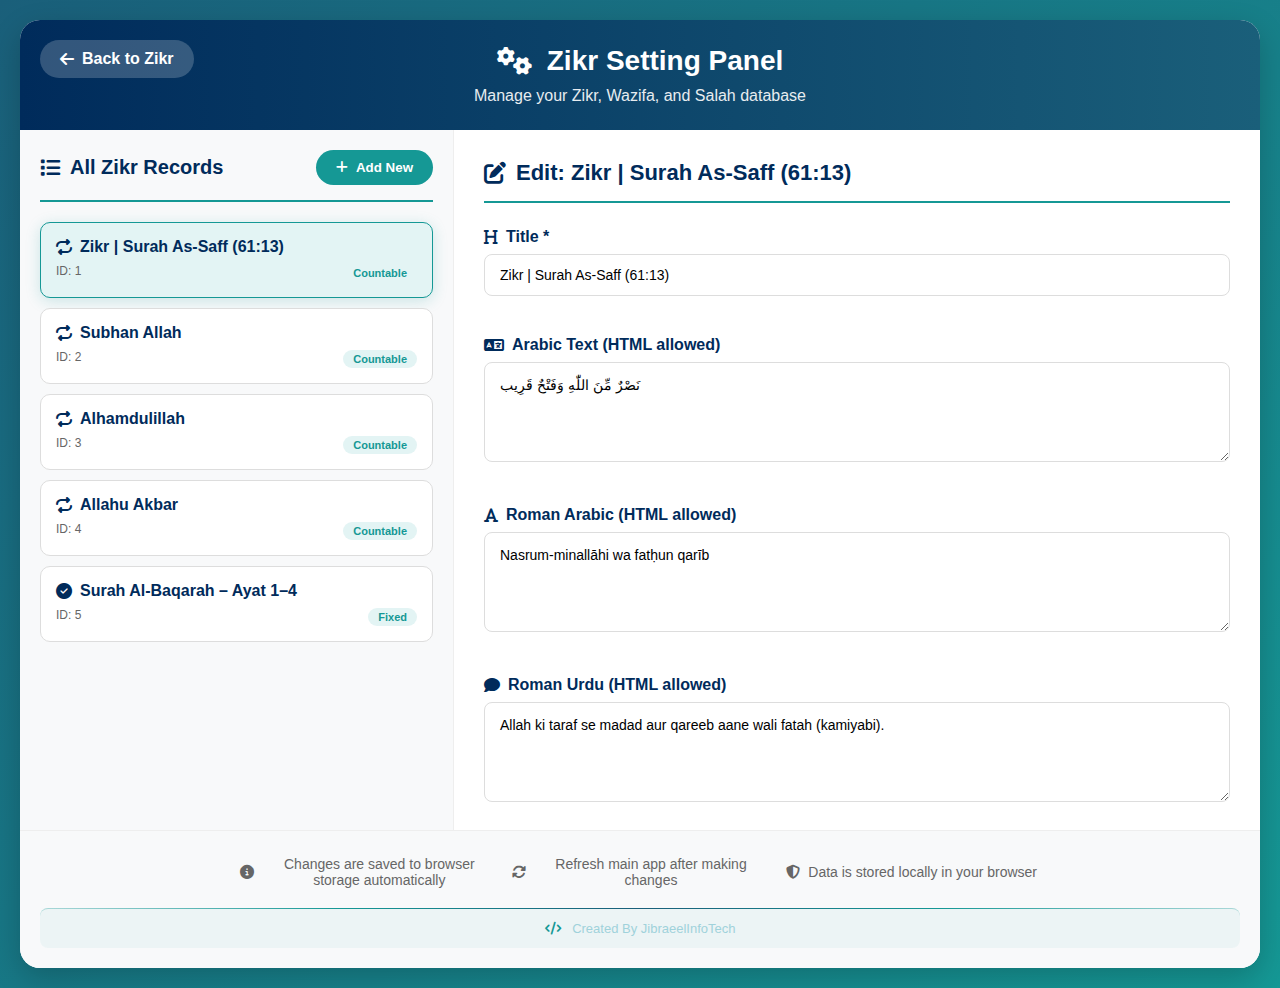
<file: setting.html>
<!DOCTYPE html>
<html lang="en">
<head>
    <meta charset="UTF-8">
    <meta name="viewport" content="width=device-width, initial-scale=1.0">
    <title>Zikr Setting Panel</title>
    <link rel="stylesheet" href="css/setting.css">
    <link rel="stylesheet" href="https://cdnjs.cloudflare.com/ajax/libs/font-awesome/6.4.0/css/all.min.css">
</head>
<body>
    <div class="container">
        <!-- Header -->
        <div class="header">
            <a href="index.html" class="back-btn">
                <i class="fas fa-arrow-left"></i> Back to Zikr
            </a>
            <h1><i class="fas fa-cogs"></i> Zikr Setting Panel</h1>
            <p>Manage your Zikr, Wazifa, and Salah database</p>
        </div>
        
        <!-- Main Content -->
        <div class="main-content">
            <!-- Left Sidebar - Records List -->
            <div class="records-sidebar">
                <div class="sidebar-header">
                    <h2><i class="fas fa-list"></i> All Zikr Records</h2>
                    <button class="add-new-btn" onclick="addNewRecord()">
                        <i class="fas fa-plus"></i> Add New
                    </button>
                </div>
                <div class="records-list" id="recordsList">
                    <div class="loading">
                        <div class="spinner"><i class="fas fa-spinner"></i></div>
                        <p>Loading records...</p>
                    </div>
                </div>
            </div>
            
            <!-- Right Side - Form -->
            <div class="form-section">
                <div class="form-header">
                    <h2 id="formTitle"><i class="fas fa-plus-circle"></i> Add New Zikr</h2>
                </div>
                
                <!-- Status Messages -->
                <div class="status-message" id="statusMessage"></div>
                
                <!-- Zikr Form -->
                <form id="zikrForm">
                    <div class="form-container">
                        <!-- Basic Information -->
                        <div class="form-group full-width">
                            <label for="title"><i class="fas fa-heading"></i> Title *</label>
                            <input type="text" id="title" name="title" 
                                   placeholder="e.g., Zikr | Surah As-Saff (61:13)" required>
                        </div>
                        
                        <!-- Arabic Text -->
                        <div class="form-group full-width">
                            <label for="arabic"><i class="fas fa-language"></i> Arabic Text (HTML allowed)</label>
                            <textarea id="arabic" name="arabic" 
                                      placeholder="Enter Arabic text. Use &lt;br&gt; for line breaks"></textarea>
                        </div>
                        
                        <!-- Roman Arabic -->
                        <div class="form-group full-width">
                            <label for="romanArabic"><i class="fas fa-font"></i> Roman Arabic (HTML allowed)</label>
                            <textarea id="romanArabic" name="romanArabic" 
                                      placeholder="Enter Roman Arabic transliteration"></textarea>
                        </div>
                        
                        <!-- Roman Urdu -->
                        <div class="form-group full-width">
                            <label for="romanUrdu"><i class="fas fa-comment"></i> Roman Urdu (HTML allowed)</label>
                            <textarea id="romanUrdu" name="romanUrdu" 
                                      placeholder="Enter Roman Urdu translation"></textarea>
                        </div>

                        <!-- Description Field -->
                        <div class="form-group full-width">
                            <label for="description"><i class="fas fa-info-circle"></i> Description/Benefits (HTML allowed)</label>
                            <textarea id="description" name="description" 
                                    placeholder="Enter description, benefits and importance of this Zikr/Wazifa. This will be shown as tooltip in main app."></textarea>
                            <small style="color: #666; display: block; margin-top: 5px;">
                                This text will appear as a tooltip when user hovers over the info icon.
                            </small>
                        </div>
                        
                        <!-- Type and Thresholds -->
                        <div class="form-group">
                            <label><i class="fas fa-tag"></i> Zikr Type</label>
                            <div class="checkbox-group">
                                <input type="checkbox" id="isFixedLevel" name="isFixedLevel">
                                <label for="isFixedLevel">Fixed Zikr (Read once)</label>
                            </div>
                        </div>
                        
                        <div class="form-group full-width" id="thresholdSection">
                            <label><i class="fas fa-sliders-h"></i> Threshold Counts</label>
                            <div class="threshold-group">
                                <div class="threshold-item">
                                    <label for="mukhtasarThreshold">Mukhtasar (Short)</label>
                                    <input type="number" id="mukhtasarThreshold" name="mukhtasarThreshold" 
                                           min="3" max="999" value="3" step="2">
                                </div>
                                <div class="threshold-item">
                                    <label for="wasatThreshold">Wasat (Medium)</label>
                                    <input type="number" id="wasatThreshold" name="wasatThreshold" 
                                           min="7" max="999" value="7" step="2">
                                </div>
                                <div class="threshold-item">
                                    <label for="mukammalThreshold">Mukammal (Full)</label>
                                    <input type="number" id="mukammalThreshold" name="mukammalThreshold" 
                                           min="11" max="999" value="11" step="2">
                                </div>
                            </div>
                        </div>
                        
                        <!-- Hidden Fields -->
                        <input type="hidden" id="recordId" name="id" value="0">
                        
                        <!-- Form Actions -->
                        <div class="form-actions">
                            <button type="button" class="btn cancel-btn" onclick="resetForm()">
                                <i class="fas fa-times"></i> Cancel
                            </button>
                            <button type="button" class="btn delete-btn" id="deleteBtn" 
                                    onclick="deleteRecord()" style="display: none;">
                                <i class="fas fa-trash-alt"></i> Delete
                            </button>
                            <button type="submit" class="btn save-btn">
                                <i class="fas fa-save"></i> Save Record
                            </button>
                        </div>
                    </div>
                </form>
                
                <!-- Data Management Section -->
                <div class="import-export">
                    <h3><i class="fas fa-database"></i> Data Management</h3>
                    
                    <div class="import-export-buttons">
                        <!-- Zikr Data Management -->
                        <button class="import-export-btn export-btn tooltip" onclick="exportZikrData()"
                                data-tooltip="Download all Zikr data as JSON file for backup or transfer">
                            <i class="fas fa-download"></i>
                            <span>Export Zikr Data</span>
                        </button>
                        
                        <label class="import-export-btn import-label tooltip"
                               data-tooltip="Upload Zikr JSON file to import data">
                            <i class="fas fa-upload"></i>
                            <span>Import Zikr Data</span>
                            <input type="file" id="importZikrFile" accept=".json" onchange="importZikrData(event)">
                        </label>
                        
                        <!-- Salah Data Management -->
                        <button class="import-export-btn salah-btn tooltip" onclick="exportSalahData()"
                                data-tooltip="Download all Salah tracking data as JSON file">
                            <i class="fas fa-download"></i>
                            <span>Export Salah Data</span>
                        </button>
                        
                        <label class="import-export-btn import-label tooltip"
                               data-tooltip="Upload Salah JSON file to import tracking data">
                            <i class="fas fa-upload"></i>
                            <span>Import Salah Data</span>
                            <input type="file" id="importSalahFile" accept=".json" onchange="importSalahData(event)">
                        </label>
                        
                        <!-- Backup and Restore -->
                        <button class="import-export-btn backup-btn tooltip" onclick="backupAllData()"
                                data-tooltip="Create a complete backup of all data in browser storage">
                            <i class="fas fa-database"></i>
                            <span>Backup All Data</span>
                        </button>
                        
                        <button class="import-export-btn restore-btn tooltip" onclick="restoreAllData()"
                                data-tooltip="Restore all data from browser backup">
                            <i class="fas fa-history"></i>
                            <span>Restore from Backup</span>
                        </button>
                        
                        <!-- Reset Options -->
                        <button class="import-export-btn reset-btn tooltip" onclick="resetToDefault()"
                                data-tooltip="Reset all Zikr data to original values from data.json">
                            <i class="fas fa-redo"></i>
                            <span>Reset Zikr Data</span>
                        </button>
                        
                        <button class="import-export-btn reset-btn tooltip" onclick="clearAllSalahData()"
                                data-tooltip="Delete all Salah tracking data (This action cannot be undone)">
                            <i class="fas fa-trash"></i>
                            <span>Clear Salah Data</span>
                        </button>
                    </div>
                </div>
            </div>
        </div>
        
        <!-- Footer -->
        <div class="footer">
            <div class="footer-content">
                <p><i class="fas fa-info-circle"></i> Changes are saved to browser storage automatically</p>
                <p><i class="fas fa-sync-alt"></i> Refresh main app after making changes</p>
                <p><i class="fas fa-shield-alt"></i> Data is stored locally in your browser</p>
            </div>
            <div class="copyright">
                <i class="fas fa-code"></i> Created By JibraeelInfoTech
            </div>
        </div>
    </div>

    <script src="js/setting.js"></script>
</body>
</html>
</file>
<file: css/style.css>
/* style.css - Common styles for both apps */
* {
    margin: 0;
    padding: 0;
    box-sizing: border-box;
    font-family: 'Segoe UI', Tahoma, Geneva, Verdana, sans-serif;
}

body {
    background: linear-gradient(135deg, #1a5f7a, #159895);
    min-height: 100vh;
    padding: 20px;
    color: #333;
}

.container {
    max-width: 800px;
    margin: 0 auto;
    background: white;
    border-radius: 20px;
    box-shadow: 0 10px 30px rgba(0, 0, 0, 0.2);
    overflow: hidden;
    position: relative;
}

/* Header Styles */
.header {
    background: linear-gradient(to right, #002b5b, #1a5f7a);
    color: white;
    padding: 25px;
    text-align: center;
    position: relative;
}

.header h1 {
    font-size: 28px;
    margin-bottom: 10px;
}

.header p {
    opacity: 0.9;
    font-size: 16px;
}

.admin-btn {
    position: absolute;
    top: 20px;
    right: 20px;
    background: rgba(255, 255, 255, 0.2);
    color: white;
    border: none;
    width: 40px;
    height: 40px;
    border-radius: 50%;
    cursor: pointer;
    display: flex;
    align-items: center;
    justify-content: center;
    text-decoration: none;
    transition: all 0.3s;
}

.admin-btn:hover {
    background: rgba(255, 255, 255, 0.3);
    transform: rotate(30deg);
}

/* Loading Spinner */
.loading {
    text-align: center;
    padding: 50px;
    font-size: 18px;
    color: #666;
}

.spinner {
    font-size: 30px;
    margin-bottom: 15px;
    color: #159895;
}

/* Footer Styles */
.footer {
    text-align: center;
    padding: 20px;
    color: #666;
    font-size: 14px;
    border-top: 1px solid #eee;
    position: relative;
}

.footer-content {
    margin-bottom: 10px;
}

.footer-content p {
    margin: 5px 0;
    display: flex;
    align-items: center;
    justify-content: center;
    gap: 8px;
}

.copyright {
    font-size: 12px;
    color: #888;
    margin-top: 10px;
    padding-top: 10px;
    border-top: 1px solid #eee;
    display: flex;
    align-items: center;
    justify-content: center;
    gap: 5px;
}

/* Responsive Design */
@media (max-width: 768px) {
    body {
        padding: 10px;
    }
    
    .container {
        margin: 10px;
        border-radius: 15px;
    }
    
    .header {
        padding: 20px;
    }
    
    .header h1 {
        font-size: 24px;
    }
}

@media (max-width: 480px) {
    .header {
        padding: 15px;
    }
    
    .header h1 {
        font-size: 20px;
    }
    
    .admin-btn {
        top: 15px;
        right: 15px;
        width: 35px;
        height: 35px;
    }
}
</file>
<file: css/salah-tracker.css>
/* salah-tracker.css - Optimized CSS for Salah Tracker */

/* Reset and Base Styles */
* {
    margin: 0;
    padding: 0;
    box-sizing: border-box;
    font-family: 'Segoe UI', Tahoma, Geneva, Verdana, sans-serif;
}

body {
    background: linear-gradient(135deg, #1a5f7a, #159895);
    min-height: 100vh;
    padding: 20px;
    color: #333;
    overflow-x: hidden;
}

.container {
    max-width: 1000px;
    margin: 0 auto;
    background: white;
    border-radius: 20px;
    box-shadow: 0 10px 30px rgba(0, 0, 0, 0.2);
    overflow: hidden;
}

/* Header Styles - FIXED */
.header {
    background: linear-gradient(to right, #002b5b, #1a5f7a);
    color: white;
    padding: 20px;
    position: relative;
    display: flex;
    align-items: center;
    justify-content: center;
}

.header-content {
    display: flex;
    align-items: center;
    justify-content: space-between;
    width: 100%;
    max-width: 1000px;
    padding: 0 10px;
}

.header h1 {
    font-size: 24px;
    margin: 0;
    display: flex;
    align-items: center;
    gap: 10px;
    text-align: center;
    flex: 1;
}

.header-buttons {
    display: flex;
    gap: 10px;
    align-items: center;
}

.back-btn, .setting-btn {
    background: rgba(255, 255, 255, 0.2);
    color: white;
    border: none;
    width: 40px;
    height: 40px;
    border-radius: 50%;
    cursor: pointer;
    display: flex;
    align-items: center;
    justify-content: center;
    text-decoration: none;
    transition: all 0.3s;
    font-size: 18px;
    flex-shrink: 0;
}

.back-btn:hover, .setting-btn:hover {
    background: rgba(255, 255, 255, 0.3);
    transform: scale(1.1);
}

/* Main Container */
.salah-container {
    max-width: 1000px;
    margin: 0 auto;
    padding: 20px;
}

/* Date Selector */
.date-selector {
    background: white;
    border-radius: 15px;
    padding: 20px;
    margin-bottom: 30px;
    box-shadow: 0 5px 15px rgba(0,0,0,0.1);
    text-align: center;
}

.date-navigation {
    display: flex;
    justify-content: space-between;
    align-items: center;
    margin-bottom: 20px;
    gap: 15px;
}

.current-date {
    font-size: 20px;
    font-weight: bold;
    color: #159895;
    text-align: center;
    flex: 1;
    padding: 10px;
    background: rgba(21, 152, 149, 0.05);
    border-radius: 10px;
    border: 2px dashed rgba(21, 152, 149, 0.2);
}

/* Navigation Buttons */
.nav-btn, .reset-btn, .footer-links a {
    padding: 12px 20px;
    background: linear-gradient(135deg, #1a5f7a, #159895);
    color: white;
    border: none;
    border-radius: 50px;
    cursor: pointer;
    font-size: 14px;
    font-weight: 600;
    transition: all 0.3s;
    display: inline-flex;
    align-items: center;
    justify-content: center;
    gap: 8px;
    text-decoration: none;
    box-shadow: 0 4px 10px rgba(21, 152, 149, 0.2);
    position: relative;
    overflow: hidden;
    min-width: 120px;
}

.nav-btn::before, .reset-btn::before, .footer-links a::before {
    content: '';
    position: absolute;
    top: 0;
    left: -100%;
    width: 100%;
    height: 100%;
    background: linear-gradient(90deg, transparent, rgba(255, 255, 255, 0.2), transparent);
    transition: 0.5s;
}

.nav-btn:hover::before, .reset-btn:hover::before, .footer-links a:hover::before {
    left: 100%;
}

.nav-btn:hover, .reset-btn:hover, .footer-links a:hover {
    background: linear-gradient(135deg, #002b5b, #127a77);
    transform: translateY(-3px);
    box-shadow: 0 8px 20px rgba(21, 152, 149, 0.3);
}

.reset-btn {
    background: linear-gradient(135deg, #ff6b6b, #ff8e8e);
    box-shadow: 0 4px 10px rgba(255, 107, 107, 0.2);
}

.reset-btn:hover {
    background: linear-gradient(135deg, #ff5252, #ff7b7b);
    box-shadow: 0 8px 20px rgba(255, 107, 107, 0.3);
}

/* Clear All Button */
.clear-all-btn {
    padding: 12px 20px;
    background: linear-gradient(135deg, #d32f2f, #ff5252);
    color: white;
    border: none;
    border-radius: 50px;
    cursor: pointer;
    font-size: 14px;
    font-weight: 600;
    transition: all 0.3s;
    display: inline-flex;
    align-items: center;
    justify-content: center;
    gap: 8px;
    box-shadow: 0 4px 10px rgba(211, 47, 47, 0.2);
}

.clear-all-btn:hover {
    background: linear-gradient(135deg, #b71c1c, #d32f2f);
    transform: translateY(-3px);
    box-shadow: 0 8px 20px rgba(211, 47, 47, 0.3);
}

/* Button Group */
.button-group {
    display: flex;
    gap: 10px;
    justify-content: center;
    flex-wrap: wrap;
}

/* Monthly Report Button */
.monthly-report-btn {
    padding: 12px 20px;
    background: linear-gradient(135deg, #9c27b0, #7b1fa2);
    color: white;
    border: none;
    border-radius: 50px;
    cursor: pointer;
    font-size: 14px;
    font-weight: 600;
    transition: all 0.3s;
    display: inline-flex;
    align-items: center;
    justify-content: center;
    gap: 8px;
    box-shadow: 0 4px 10px rgba(156, 39, 176, 0.2);
}

.monthly-report-btn:hover {
    background: linear-gradient(135deg, #7b1fa2, #6a1b9a);
    transform: translateY(-3px);
    box-shadow: 0 8px 20px rgba(156, 39, 176, 0.3);
}

/* Section Headers */
h2 {
    margin: 30px 0 20px 0;
    color: #002b5b;
    font-size: 22px;
    padding-bottom: 10px;
    border-bottom: 2px solid rgba(21, 152, 149, 0.2);
    display: flex;
    align-items: center;
    gap: 10px;
}

h2 i {
    color: #159895;
}

/* Daily Salah Grid */
.salah-grid {
    display: grid;
    grid-template-columns: repeat(auto-fit, minmax(300px, 1fr));
    gap: 20px;
    margin-bottom: 30px;
}

.salah-card {
    background: white;
    border-radius: 15px;
    padding: 20px;
    box-shadow: 0 5px 15px rgba(0,0,0,0.1);
    transition: transform 0.3s;
    margin-bottom: 20px;
}

.salah-card:hover {
    transform: translateY(-5px);
}

.salah-header {
    display: flex;
    justify-content: space-between;
    align-items: center;
    margin-bottom: 15px;
    padding-bottom: 10px;
    border-bottom: 2px solid #eee;
}

.salah-name {
    font-size: 20px;
    font-weight: bold;
    color: #002b5b;
}

.salah-time {
    font-size: 13px;
    color: #666;
    background: #f8f9fa;
    padding: 5px 10px;
    border-radius: 20px;
}

/* Status Buttons */
.status-options {
    display: grid;
    grid-template-columns: repeat(3, 1fr);
    gap: 8px;
    margin-bottom: 15px;
}

.status-btn {
    padding: 10px;
    border: none;
    border-radius: 10px;
    font-weight: 600;
    cursor: pointer;
    transition: all 0.3s;
    text-align: center;
    display: flex;
    align-items: center;
    justify-content: center;
    gap: 5px;
    font-size: 13px;
}

.status-btn.active {
    transform: scale(1.05);
    box-shadow: 0 5px 15px rgba(0,0,0,0.2);
}

.status-missed { 
    background: #ffebee; 
    color: #d32f2f; 
    border: 2px solid transparent;
}

.status-missed.active { 
    background: #d32f2f; 
    color: white; 
    border-color: #d32f2f;
}

.status-partial { 
    background: #fff3e0; 
    color: #f57c00; 
    border: 2px solid transparent;
}

.status-partial.active { 
    background: #f57c00; 
    color: white; 
    border-color: #f57c00;
}

.status-completed { 
    background: #e8f5e9; 
    color: #388e3c; 
    border: 2px solid transparent;
}

.status-completed.active { 
    background: #388e3c; 
    color: white; 
    border-color: #388e3c;
}

/* Notes Input */
.notes {
    margin-top: 15px;
}

.notes-label {
    display: block;
    margin-bottom: 8px;
    font-size: 13px;
    font-weight: 600;
    color: #555;
    display: flex;
    align-items: center;
    gap: 8px;
}

.notes-label i {
    color: #159895;
}

.notes-input {
    width: 100%;
    padding: 12px;
    border: 2px solid #e0e0e0;
    border-radius: 10px;
    font-size: 14px;
    font-family: 'Segoe UI', Tahoma, Geneva, Verdana, sans-serif;
    background: #f8f9fa;
    transition: all 0.3s;
    color: #333;
    outline: none;
}

.notes-input:focus {
    border-color: #159895;
    background: white;
    box-shadow: 0 0 0 3px rgba(21, 152, 149, 0.1);
}

.notes-input.has-content {
    border-color: #ff9800;
    background: #fff3e0;
}

.notes-input.saved {
    border-color: #4caf50;
    background: #f1f8e9;
}

.notes-counter {
    text-align: right;
    font-size: 11px;
    color: #888;
    margin-top: 5px;
}

/* Nafal Section */
.nafal-section {
    background: white;
    border-radius: 15px;
    padding: 20px;
    box-shadow: 0 5px 15px rgba(0,0,0,0.1);
    margin-bottom: 30px;
    margin-top: 10px;
}

.nafal-grid {
    display: grid;
    grid-template-columns: repeat(auto-fit, minmax(160px, 1fr));
    gap: 15px;
    margin-top: 20px;
}

.nafal-item {
    background: #f8f9fa;
    border-radius: 10px;
    padding: 15px;
    text-align: center;
    cursor: pointer;
    transition: all 0.3s;
    border: 2px solid transparent;
    display: flex;
    flex-direction: column;
    align-items: center;
    gap: 8px;
}

.nafal-item:hover {
    transform: translateY(-3px);
}

.nafal-item.active {
    border-color: #002b5b;
    background: #e8f5e9;
}

.nafal-icon {
    font-size: 22px;
    margin-bottom: 8px;
    color: #002b5b;
}

.nafal-details {
    font-size: 11px;
    color: #666;
    line-height: 1.4;
}

.nafal-status {
    font-size: 11px;
    font-weight: 600;
    margin-top: 5px;
    color: #159895;
}

/* Progress Summary */
.progress-summary {
    background: white;
    border-radius: 15px;
    padding: 25px;
    box-shadow: 0 5px 15px rgba(0,0,0,0.1);
    margin-top: 10px;
}

/* Progress Circles */
.progress-circles {
    display: flex;
    justify-content: center;
    flex-wrap: wrap;
    gap: 20px;
    margin: 25px 0;
}

.progress-circle {
    width: 100px;
    height: 100px;
    position: relative;
}

.circle-bg {
    fill: none;
    stroke: #eee;
    stroke-width: 8;
}

.circle-progress {
    fill: none;
    stroke: #159895;
    stroke-width: 8;
    stroke-linecap: round;
    transform: rotate(-90deg);
    transform-origin: 50% 50%;
    transition: stroke-dashoffset 0.5s;
}

.circle-text {
    position: absolute;
    top: 50%;
    left: 50%;
    transform: translate(-50%, -50%);
    text-align: center;
}

.circle-value {
    font-size: 20px;
    font-weight: bold;
    color: #159895;
}

.circle-label {
    font-size: 11px;
    color: #666;
}

/* Summary Stats */
.summary-stats {
    display: grid;
    grid-template-columns: repeat(3, 1fr);
    gap: 10px;
    margin-top: 20px;
}

.stat-item {
    text-align: center;
    padding: 12px;
    background: #f8f9fa;
    border-radius: 10px;
}

.stat-value {
    font-size: 20px;
    font-weight: bold;
    color: #159895;
    margin-bottom: 5px;
}

.stat-label {
    font-size: 11px;
    color: #666;
}

/* Footer Links */
.footer-links {
    display: flex;
    justify-content: center;
    gap: 10px;
    margin-top: 20px;
    flex-wrap: wrap;
}

.footer-links a {
    min-width: 90px;
    padding: 10px 15px;
    font-size: 13px;
}

.footer-links a.active {
    background: linear-gradient(135deg, #002b5b, #127a77);
    box-shadow: 0 4px 15px rgba(0, 43, 91, 0.3);
}

/* Footer */
.footer {
    text-align: center;
    padding: 20px;
    color: #666;
    font-size: 13px;
    border-top: 1px solid #eee;
}

/* Copyright */
.copyright {
    font-size: 12px;
    color: #a0d2db;
    margin-top: 15px;
    padding: 12px 20px;
    border-top: 1px solid rgba(21, 152, 149, 0.3);
    background: rgba(21, 152, 149, 0.05);
    border-radius: 8px;
    position: relative;
    font-weight: 500;
    text-align: center;
}

.copyright::after {
    content: '';
    position: absolute;
    top: -1px;
    left: 0;
    right: 0;
    height: 1px;
    background: linear-gradient(90deg, transparent, #159895, #1a5f7a, #159895, transparent);
    animation: borderGlow 3s infinite linear;
}

@keyframes borderGlow {
    0% { background-position: -200% 0; }
    100% { background-position: 200% 0; }
}

.copyright span {
    background: linear-gradient(90deg, #a0d2db, #70c9d1, #159895, #70c9d1, #a0d2db);
    background-size: 200% 100%;
    -webkit-background-clip: text;
    background-clip: text;
    -webkit-text-fill-color: transparent;
    animation: textGradient 4s infinite linear;
}

@keyframes textGradient {
    0% { background-position: 0% 50%; }
    100% { background-position: 200% 50%; }
}

.copyright i {
    margin-right: 8px;
    color: #159895;
    animation: iconFloat 2s infinite ease-in-out;
}

@keyframes iconFloat {
    0%, 100% { transform: translateY(0); }
    50% { transform: translateY(-3px); color: #00fff7; }
}

/* ========== MURAKAB SECTION ========== */
.murakab-section {
    background: #f8f9fa;
    border-radius: 15px;
    padding: 20px;
    margin-top: 25px;
    border: 2px solid #e3f2fd;
}

.murakab-section h3 {
    color: #1a5f7a;
    margin-bottom: 15px;
    display: flex;
    align-items: center;
    gap: 10px;
    font-size: 18px;
}

.murakab-controls {
    display: flex;
    flex-direction: column;
    gap: 15px;
}

.time-tracker {
    display: flex;
    align-items: center;
    gap: 10px;
    justify-content: center;
    flex-wrap: wrap;
}

.murakab-btn {
    padding: 10px 20px;
    border: none;
    border-radius: 50px;
    cursor: pointer;
    font-weight: 600;
    font-size: 13px;
    display: flex;
    align-items: center;
    gap: 8px;
    transition: all 0.3s;
    min-width: 140px;
}

.start-btn {
    background: linear-gradient(135deg, #4CAF50, #2E7D32);
    color: white;
}

.start-btn:hover {
    background: linear-gradient(135deg, #388E3C, #1B5E20);
    transform: translateY(-2px);
}

.stop-btn {
    background: linear-gradient(135deg, #f44336, #d32f2f);
    color: white;
}

.stop-btn:hover:not(:disabled) {
    background: linear-gradient(135deg, #d32f2f, #b71c1c);
    transform: translateY(-2px);
}

.stop-btn:disabled {
    opacity: 0.5;
    cursor: not-allowed;
}

.timer-display {
    font-size: 28px;
    font-weight: bold;
    color: #1a5f7a;
    font-family: 'Courier New', monospace;
    background: white;
    padding: 10px 20px;
    border-radius: 10px;
    border: 2px solid #159895;
    min-width: 100px;
    text-align: center;
}

.murakab-notes {
    margin-top: 10px;
}

.murakab-notes-input {
    width: 100%;
    padding: 12px;
    border: 2px solid #e0e0e0;
    border-radius: 10px;
    font-size: 13px;
    background: white;
    transition: all 0.3s;
    color: #333;
    resize: vertical;
    min-height: 70px;
    max-height: 120px;
    outline: none;
    font-family: 'Segoe UI', Tahoma, Geneva, Verdana, sans-serif;
}

.murakab-notes-input:focus {
    border-color: #4CAF50;
    background: #f1f8e9;
}

.murakab-info {
    margin-top: 15px;
    text-align: center;
}

.info-icon {
    color: #159895;
    cursor: help;
    display: inline-flex;
    align-items: center;
    gap: 8px;
    font-size: 13px;
    padding: 8px 12px;
    background: #e3f2fd;
    border-radius: 20px;
    transition: all 0.3s;
}

.info-icon:hover {
    background: #bbdefb;
    transform: translateY(-2px);
}

.murakab-tooltip {
    display: none;
    background: white;
    border-radius: 10px;
    padding: 15px;
    margin-top: 15px;
    border-left: 4px solid #4CAF50;
    box-shadow: 0 5px 15px rgba(0,0,0,0.1);
    font-size: 13px;
    line-height: 1.5;
    color: #555;
    text-align: left;
}

.info-icon:hover + .murakab-tooltip {
    display: block;
    animation: fadeIn 0.3s ease;
}

@keyframes fadeIn {
    from { opacity: 0; transform: translateY(-10px); }
    to { opacity: 1; transform: translateY(0); }
}

/* ========== ROZA SECTION ========== */
.roza-section {
    background: white;
    border-radius: 15px;
    padding: 20px;
    margin-bottom: 30px;
    box-shadow: 0 5px 15px rgba(0,0,0,0.1);
}

.fast-type-selector h3, .fasting-timeline h3, .fasting-calendar h3 {
    color: #002b5b;
    margin-bottom: 15px;
    display: flex;
    align-items: center;
    gap: 10px;
    font-size: 18px;
}

.fast-options {
    display: grid;
    grid-template-columns: repeat(auto-fit, minmax(140px, 1fr));
    gap: 10px;
    margin-bottom: 20px;
}

.fast-option {
    background: #f8f9fa;
    border: 2px solid #e0e0e0;
    border-radius: 10px;
    padding: 15px 10px;
    cursor: pointer;
    transition: all 0.3s;
    display: flex;
    flex-direction: column;
    align-items: center;
    gap: 8px;
    font-size: 13px;
}

.fast-option:hover {
    transform: translateY(-3px);
    box-shadow: 0 5px 15px rgba(0,0,0,0.1);
}

.fast-option.active {
    border-color: #159895;
    background: #e8f5e9;
}

.fast-option i {
    font-size: 20px;
    color: #666;
}

.fast-option.active i {
    color: #159895;
}

.fast-option[data-type="ramzan"] { border-color: #8a2be2; }
.fast-option[data-type="ramzan"].active { background: #f3e5f5; }

.fast-option[data-type="moharram"] { border-color: #d32f2f; }
.fast-option[data-type="moharram"].active { background: #ffebee; }

.fast-option[data-type="sunnat"] { border-color: #ff9800; }
.fast-option[data-type="sunnat"].active { background: #fff3e0; }

.fast-option[data-type="nafil"] { border-color: #4caf50; }
.fast-option[data-type="nafil"].active { background: #e8f5e9; }

.fast-option[data-type="qaza"] { border-color: #607d8b; }
.fast-option[data-type="qaza"].active { background: #eceff1; }

.status-controls {
    display: flex;
    gap: 8px;
    flex-wrap: wrap;
    margin-bottom: 15px;
}

.status-controls .status-btn {
    flex: 1;
    min-width: 100px;
    padding: 10px;
    border: 2px solid transparent;
    border-radius: 10px;
    background: #f5f5f5;
    cursor: pointer;
    transition: all 0.3s;
    display: flex;
    align-items: center;
    justify-content: center;
    gap: 5px;
    font-weight: 600;
    font-size: 13px;
}

.status-controls .status-btn.active {
    transform: scale(1.05);
    box-shadow: 0 5px 15px rgba(0,0,0,0.1);
}

.fast-not-observed.active {
    background: #ffebee;
    border-color: #d32f2f;
    color: #d32f2f;
}

.fast-partial.active {
    background: #fff3e0;
    border-color: #f57c00;
    color: #f57c00;
}

.fast-completed.active {
    background: #e8f5e9;
    border-color: #388e3c;
    color: #388e3c;
}

.kaffara-section {
    background: #fff3e0;
    padding: 12px;
    border-radius: 10px;
    border-left: 4px solid #ff9800;
    font-size: 13px;
}

.kaffara-section label {
    display: flex;
    align-items: center;
    gap: 8px;
    cursor: pointer;
    font-weight: 600;
    color: #d32f2f;
    font-size: 13px;
}

.kaffara-section input[type="checkbox"] {
    width: 16px;
    height: 16px;
}

/* Kaffara Options */
.kaffara-options-grid {
    display: grid;
    grid-template-columns: 1fr;
    gap: 12px;
    margin-bottom: 15px;
}

.kaffara-option-card {
    background: white;
    border: 2px solid #e0e0e0;
    border-radius: 10px;
    padding: 15px;
    cursor: pointer;
    transition: all 0.3s ease;
    position: relative;
    overflow: hidden;
    display: flex;
    align-items: flex-start;
    gap: 12px;
}

.kaffara-option-card:hover {
    border-color: #159895;
    transform: translateY(-2px);
    box-shadow: 0 5px 15px rgba(21, 152, 149, 0.1);
}

.kaffara-option-card.selected {
    border-color: #159895;
    background: #e8f5e9;
    box-shadow: 0 5px 15px rgba(21, 152, 149, 0.15);
}

.kaffara-option-card.selected::before {
    content: '';
    position: absolute;
    top: 0;
    left: 0;
    width: 4px;
    height: 100%;
    background: #159895;
}

.kaffara-icon {
    width: 40px;
    height: 40px;
    background: linear-gradient(135deg, #1a5f7a, #159895);
    border-radius: 8px;
    display: flex;
    align-items: center;
    justify-content: center;
    color: white;
    font-size: 18px;
    flex-shrink: 0;
}

.kaffara-option-card[data-type="feed_poor"] .kaffara-icon {
    background: linear-gradient(135deg, #ff6b6b, #ff8e8e);
}

.kaffara-option-card[data-type="fast_60"] .kaffara-icon {
    background: linear-gradient(135deg, #9c27b0, #7b1fa2);
}

.kaffara-content {
    flex: 1;
}

.kaffara-content h4 {
    margin: 0 0 5px 0;
    color: #002b5b;
    font-size: 14px;
    font-weight: 600;
}

.kaffara-desc {
    margin: 0 0 8px 0;
    color: #666;
    font-size: 12px;
    line-height: 1.3;
}

.kaffara-details {
    display: flex;
    flex-wrap: wrap;
    gap: 8px;
    margin-top: 8px;
}

.detail-item {
    display: inline-flex;
    align-items: center;
    gap: 4px;
    padding: 3px 8px;
    background: #f8f9fa;
    border-radius: 15px;
    font-size: 11px;
    color: #666;
}

.detail-item i {
    color: #159895;
    font-size: 10px;
}

.kaffara-check {
    position: absolute;
    top: 12px;
    right: 12px;
    color: #4caf50;
    font-size: 16px;
    opacity: 0;
    transform: scale(0.8);
    transition: all 0.3s;
}

.kaffara-option-card.selected .kaffara-check {
    opacity: 1;
    transform: scale(1);
}

.kaffara-notes-section {
    margin-top: 15px;
    padding: 15px;
    background: #f8f9fa;
    border-radius: 10px;
    border-left: 4px solid #ff9800;
}

.kaffara-notes-label {
    display: flex;
    align-items: center;
    gap: 8px;
    margin-bottom: 8px;
    color: #d32f2f;
    font-weight: 600;
    font-size: 13px;
}

.kaffara-notes-input {
    width: 100%;
    padding: 12px;
    border: 2px solid #e0e0e0;
    border-radius: 8px;
    font-family: inherit;
    font-size: 13px;
    line-height: 1.4;
    color: #333;
    background: white;
    resize: vertical;
    transition: all 0.3s;
    min-height: 70px;
    max-height: 120px;
}

.kaffara-notes-input:focus {
    outline: none;
    border-color: #ff9800;
    box-shadow: 0 0 0 3px rgba(255, 152, 0, 0.1);
}

.kaffara-notes-counter {
    text-align: right;
    font-size: 11px;
    color: #888;
    margin-top: 5px;
}

/* Fasting Timeline */
.fasting-timeline {
    margin-top: 25px;
    padding-top: 15px;
    border-top: 2px solid #f0f0f0;
}

.timeline-items {
    display: grid;
    grid-template-columns: repeat(auto-fit, minmax(200px, 1fr));
    gap: 15px;
}

.timeline-item {
    display: flex;
    gap: 12px;
    padding: 15px;
    background: #f8f9fa;
    border-radius: 10px;
    transition: all 0.3s;
}

.timeline-item.completed {
    background: #e8f5e9;
    border: 2px solid #4caf50;
}

.timeline-icon {
    width: 40px;
    height: 40px;
    background: white;
    border-radius: 50%;
    display: flex;
    align-items: center;
    justify-content: center;
    font-size: 18px;
    color: #159895;
    flex-shrink: 0;
}

.timeline-item.completed .timeline-icon {
    background: #4caf50;
    color: white;
}

.timeline-content {
    flex: 1;
}

.timeline-content h4 {
    margin: 0 0 5px 0;
    color: #002b5b;
    font-size: 14px;
}

.timeline-time {
    color: #666;
    font-size: 12px;
    margin-bottom: 8px;
}

.timeline-btn {
    padding: 6px 12px;
    background: #159895;
    color: white;
    border: none;
    border-radius: 15px;
    cursor: pointer;
    font-size: 12px;
    transition: all 0.3s;
}

.timeline-btn:hover {
    background: #127a77;
}

.timeline-btn.done {
    background: #4caf50;
    cursor: default;
}

/* Fasting Calendar */
.fasting-calendar {
    margin-top: 25px;
    padding-top: 15px;
    border-top: 2px solid #f0f0f0;
}

.calendar-header {
    display: flex;
    align-items: center;
    justify-content: space-between;
    margin-bottom: 15px;
}

.calendar-header button {
    background: #f8f9fa;
    border: none;
    width: 36px;
    height: 36px;
    border-radius: 50%;
    cursor: pointer;
    display: flex;
    align-items: center;
    justify-content: center;
    transition: all 0.3s;
    font-size: 14px;
}

.calendar-header button:hover {
    background: #159895;
    color: white;
}

.calendar-grid {
    display: grid;
    grid-template-columns: repeat(7, 1fr);
    gap: 4px;
    margin-bottom: 15px;
}

.calendar-day {
    aspect-ratio: 1;
    display: flex;
    align-items: center;
    justify-content: center;
    border-radius: 5px;
    cursor: pointer;
    position: relative;
    transition: all 0.3s;
    border: 1px solid transparent;
    font-size: 12px;
}

.calendar-day:hover {
    background: #f0f0f0;
}

.calendar-day.today {
    border: 2px solid #159895;
    font-weight: bold;
}

.calendar-day.fast-day {
    background: #e8f5e9;
}

.calendar-day.ramzan {
    background: #f3e5f5;
}

.calendar-day.moharram {
    background: #ffebee;
}

.calendar-day.sunnat {
    background: #fff3e0;
}

.calendar-day.other-month {
    opacity: 0.4;
}

.calendar-day .day-status {
    position: absolute;
    bottom: 2px;
    right: 2px;
    width: 6px;
    height: 6px;
    border-radius: 50%;
}

.calendar-day.completed .day-status {
    background: #4caf50;
}

.calendar-day.partial .day-status {
    background: #ff9800;
}

.calendar-day.missed .day-status {
    background: #f44336;
}

.fasting-stats {
    display: grid;
    grid-template-columns: repeat(3, 1fr);
    gap: 10px;
    margin-top: 15px;
}

/* Notification Styles */
.notification {
    position: fixed;
    top: 20px;
    right: 20px;
    padding: 12px 16px;
    border-radius: 10px;
    box-shadow: 0 5px 15px rgba(0,0,0,0.2);
    display: flex;
    align-items: center;
    gap: 8px;
    z-index: 10000;
    animation: slideIn 0.3s ease;
    font-size: 13px;
    max-width: 300px;
}

@keyframes slideIn {
    from { transform: translateX(100%); opacity: 0; }
    to { transform: translateX(0); opacity: 1; }
}

@keyframes slideOut {
    from { transform: translateX(0); opacity: 1; }
    to { transform: translateX(100%); opacity: 0; }
}

/* ========== RESPONSIVE DESIGN ========== */
@media (max-width: 768px) {
    body {
        padding: 10px;
    }
    
    .container {
        margin: 0 auto;
        border-radius: 15px;
    }
    
    .header {
        padding: 15px;
    }
    
    .header-content {
        flex-direction: column;
        gap: 15px;
        text-align: center;
    }
    
    .header h1 {
        font-size: 22px;
        width: 100%;
        justify-content: center;
    }
    
    .header-buttons {
        width: 100%;
        justify-content: center;
        gap: 20px;
    }
    
    .back-btn, .setting-btn {
        width: 44px;
        height: 44px;
        font-size: 18px;
    }
    
    .date-navigation {
        flex-direction: column;
        gap: 10px;
    }
    
    .current-date {
        order: -1;
        width: 100%;
        margin-bottom: 15px;
        font-size: 18px;
        padding: 8px;
    }
    
    .nav-btn, .reset-btn, .clear-all-btn, .monthly-report-btn {
        min-width: 110px;
        padding: 10px 15px;
        font-size: 12px;
    }
    
    .salah-grid {
        grid-template-columns: 1fr;
        gap: 15px;
        margin-bottom: 25px;
    }
    
    .nafal-grid {
        grid-template-columns: repeat(2, 1fr);
        gap: 10px;
        margin-top: 15px;
    }
    
    .progress-circles {
        justify-content: center;
        gap: 15px;
    }
    
    .progress-circle {
        width: 90px;
        height: 90px;
    }
    
    .summary-stats {
        grid-template-columns: repeat(2, 1fr);
        gap: 8px;
    }
    
    .fast-options {
        grid-template-columns: repeat(2, 1fr);
    }
    
    .status-controls .status-btn {
        min-width: 90px;
        padding: 8px;
        font-size: 12px;
    }
    
    .timeline-items {
        grid-template-columns: 1fr;
    }
    
    .fasting-stats {
        grid-template-columns: repeat(2, 1fr);
    }
    
    .kaffara-options-grid {
        grid-template-columns: 1fr;
    }
    
    .time-tracker {
        flex-direction: column;
        gap: 10px;
    }
    
    .murakab-btn {
        width: 100%;
        justify-content: center;
        min-width: 120px;
    }
    
    .timer-display {
        width: 100%;
        font-size: 24px;
        padding: 8px 15px;
    }
    
    h2 {
        margin: 20px 0 15px 0;
        font-size: 20px;
    }
    
    .salah-card, .nafal-section, .progress-summary, .roza-section {
        padding: 15px;
        margin-bottom: 20px;
    }
    
    .date-selector {
        margin-bottom: 20px;
        padding: 15px;
    }
    
    .button-group {
        flex-direction: column;
        gap: 10px;
    }
    
    .clear-all-btn {
        margin-left: 0;
    }
    
    .footer-links {
        flex-direction: column;
        align-items: center;
        gap: 8px;
    }
    
    .footer-links a {
        width: 100%;
        max-width: 200px;
    }
}

@media (max-width: 480px) {
    .header h1 {
        font-size: 20px;
        flex-direction: column;
        gap: 5px;
    }
    
    .header-buttons {
        gap: 15px;
    }
    
    .back-btn, .setting-btn {
        width: 40px;
        height: 40px;
        font-size: 16px;
    }
    
    .nafal-grid {
        grid-template-columns: 1fr;
    }
    
    .fast-options {
        grid-template-columns: 1fr;
    }
    
    .fasting-stats {
        grid-template-columns: 1fr;
    }
    
    .status-controls .status-btn {
        min-width: 80px;
        font-size: 11px;
        padding: 6px;
    }
    
    .kaffara-option-card {
        flex-direction: column;
        text-align: center;
        padding: 12px;
    }
    
    .kaffara-icon {
        width: 50px;
        height: 50px;
        margin: 0 auto 8px auto;
    }
    
    .kaffara-details {
        justify-content: center;
    }
    
    .progress-circles {
        flex-direction: column;
        align-items: center;
    }
    
    .progress-circle {
        width: 80px;
        height: 80px;
    }
    
    .circle-value {
        font-size: 18px;
    }
    
    .circle-label {
        font-size: 10px;
    }
    
    .summary-stats {
        grid-template-columns: 1fr;
    }
    
    .stat-item {
        padding: 10px;
    }
    
    .stat-value {
        font-size: 18px;
    }
    
    .stat-label {
        font-size: 10px;
    }
    
    .calendar-day {
        font-size: 11px;
    }
    
    .footer {
        padding: 15px;
    }
    
    .copyright {
        font-size: 11px;
        padding: 10px 15px;
    }
}

@media (max-width: 320px) {
    .header h1 {
        font-size: 18px;
    }
    
    .header-buttons {
        gap: 10px;
    }
    
    .back-btn, .setting-btn {
        width: 36px;
        height: 36px;
        font-size: 14px;
    }
    
    .nav-btn, .reset-btn, .clear-all-btn, .monthly-report-btn {
        min-width: 100px;
        padding: 8px 12px;
        font-size: 11px;
    }
    
    .salah-name {
        font-size: 18px;
    }
    
    .salah-time {
        font-size: 12px;
    }
    
    .status-btn {
        font-size: 11px;
        padding: 8px;
    }
    
    h2 {
        font-size: 18px;
    }
    
    h2 i {
        font-size: 16px;
    }
}

/* ========== CHARITY SECTION ========== */
.charity-section {
    background: white;
    border-radius: 15px;
    padding: 20px;
    margin: 25px 0;
    box-shadow: 0 5px 15px rgba(0,0,0,0.1);
    border-top: 4px solid #ff9800;
}

.charity-section h3 {
    color: #002b5b;
    margin-bottom: 20px;
    display: flex;
    align-items: center;
    gap: 10px;
    font-size: 18px;
}

.charity-section h3 i {
    color: #ff9800;
}

.charity-tabs {
    display: flex;
    gap: 5px;
    margin-bottom: 20px;
    border-bottom: 2px solid #f0f0f0;
    padding-bottom: 15px;
    overflow-x: auto;
}

.charity-tab {
    padding: 10px 20px;
    background: #f8f9fa;
    border: none;
    border-radius: 25px;
    cursor: pointer;
    font-weight: 600;
    font-size: 13px;
    transition: all 0.3s;
    white-space: nowrap;
    display: flex;
    align-items: center;
    gap: 8px;
    color: #666;
}

.charity-tab:hover {
    background: #e9ecef;
    transform: translateY(-2px);
}

.charity-tab.active {
    background: linear-gradient(135deg, #ff9800, #f57c00);
    color: white;
    box-shadow: 0 4px 10px rgba(255, 152, 0, 0.2);
}

.charity-content {
    display: none;
    animation: fadeIn 0.3s ease;
}

.charity-content.active {
    display: block;
}

/* Charity Form */
.charity-form {
    background: #f8f9fa;
    border-radius: 10px;
    padding: 20px;
    margin-bottom: 20px;
}

.form-group {
    margin-bottom: 15px;
}

.form-group label {
    display: flex;
    align-items: center;
    gap: 8px;
    margin-bottom: 8px;
    font-weight: 600;
    color: #555;
    font-size: 13px;
}

.form-group label i {
    color: #ff9800;
}

.form-input {
    width: 100%;
    padding: 12px 15px;
    border: 2px solid #e0e0e0;
    border-radius: 8px;
    font-size: 14px;
    font-family: inherit;
    transition: all 0.3s;
    background: white;
}

.form-input:focus {
    outline: none;
    border-color: #ff9800;
    box-shadow: 0 0 0 3px rgba(255, 152, 0, 0.1);
}

.amount-input {
    position: relative;
}

.currency {
    position: absolute;
    left: 15px;
    top: 50%;
    transform: translateY(-50%);
    color: #666;
    font-weight: 600;
}

.amount-input .form-input {
    padding-left: 40px;
}

.select-input {
    position: relative;
}

.select-input select {
    appearance: none;
    background-image: url("data:image/svg+xml,%3Csvg xmlns='http://www.w3.org/2000/svg' width='12' height='12' fill='%23666' viewBox='0 0 16 16'%3E%3Cpath d='M7.247 11.14 2.451 5.658C1.885 5.013 2.345 4 3.204 4h9.592a1 1 0 0 1 .753 1.659l-4.796 5.48a1 1 0 0 1-1.506 0z'/%3E%3C/svg%3E");
    background-repeat: no-repeat;
    background-position: right 15px center;
    background-size: 12px;
    padding-right: 40px;
}

.date-input {
    position: relative;
}

.date-input i {
    position: absolute;
    right: 15px;
    top: 50%;
    transform: translateY(-50%);
    color: #666;
}

.textarea-input {
    min-height: 100px;
    resize: vertical;
    font-family: inherit;
    line-height: 1.5;
}

.form-actions {
    display: flex;
    gap: 10px;
    margin-top: 20px;
}

.save-btn, .reset-btn {
    padding: 12px 25px;
    border: none;
    border-radius: 25px;
    cursor: pointer;
    font-weight: 600;
    font-size: 14px;
    display: flex;
    align-items: center;
    gap: 8px;
    transition: all 0.3s;
    flex: 1;
    justify-content: center;
}

.save-btn {
    background: linear-gradient(135deg, #4CAF50, #2E7D32);
    color: white;
}

.save-btn:hover {
    background: linear-gradient(135deg, #388E3C, #1B5E20);
    transform: translateY(-2px);
}

.reset-btn {
    background: linear-gradient(135deg, #f44336, #d32f2f);
    color: white;
}

.reset-btn:hover {
    background: linear-gradient(135deg, #d32f2f, #b71c1c);
    transform: translateY(-2px);
}

/* Charity Records */
.charity-records {
    background: white;
    border-radius: 10px;
    border: 2px solid #f0f0f0;
    overflow: hidden;
}

.record-header {
    display: grid;
    grid-template-columns: 1fr 1fr 1fr 80px;
    padding: 15px;
    background: #f8f9fa;
    font-weight: 600;
    font-size: 13px;
    color: #555;
    border-bottom: 2px solid #e0e0e0;
}

.record-item {
    display: grid;
    grid-template-columns: 1fr 1fr 1fr 80px;
    padding: 15px;
    border-bottom: 1px solid #f0f0f0;
    align-items: center;
    transition: all 0.3s;
}

.record-item:hover {
    background: #f8f9fa;
}

.record-type {
    font-weight: 600;
    color: #002b5b;
    display: flex;
    align-items: center;
    gap: 8px;
}

.record-type i {
    color: #ff9800;
}

.record-amount {
    font-weight: bold;
    color: #4CAF50;
}

.record-date {
    color: #666;
    font-size: 13px;
}

.record-actions {
    display: flex;
    gap: 5px;
    justify-content: flex-end;
}

.action-btn {
    width: 30px;
    height: 30px;
    border-radius: 50%;
    border: none;
    cursor: pointer;
    display: flex;
    align-items: center;
    justify-content: center;
    transition: all 0.3s;
    background: #f8f9fa;
    color: #666;
}

.action-btn:hover {
    transform: scale(1.1);
}

.edit-btn:hover {
    background: #2196f3;
    color: white;
}

.delete-btn:hover {
    background: #f44336;
    color: white;
}

/* Charity Summary */
.charity-summary {
    margin-top: 25px;
    padding: 20px;
    background: linear-gradient(135deg, #fff3e0, #ffe0b2);
    border-radius: 10px;
    border-left: 4px solid #ff9800;
}

.summary-grid {
    display: grid;
    grid-template-columns: repeat(auto-fit, minmax(150px, 1fr));
    gap: 15px;
    margin-bottom: 20px;
}

.summary-item {
    text-align: center;
    padding: 15px;
    background: white;
    border-radius: 8px;
    box-shadow: 0 3px 10px rgba(0,0,0,0.1);
}

.summary-item .icon {
    width: 40px;
    height: 40px;
    background: #ff9800;
    border-radius: 50%;
    display: flex;
    align-items: center;
    justify-content: center;
    margin: 0 auto 10px auto;
    color: white;
    font-size: 18px;
}

.summary-item .value {
    font-size: 20px;
    font-weight: bold;
    color: #002b5b;
    margin-bottom: 5px;
}

.summary-item .label {
    font-size: 12px;
    color: #666;
}

/* Zakat Calculator */
.zakat-calculator {
    background: #e8f5e9;
    border-radius: 10px;
    padding: 20px;
    margin-bottom: 20px;
}

.zakat-item {
    display: flex;
    justify-content: space-between;
    align-items: center;
    padding: 12px 0;
    border-bottom: 1px solid rgba(0,0,0,0.1);
}

.zakat-item:last-child {
    border-bottom: none;
}

.zakat-item .label {
    font-weight: 600;
    color: #555;
}

.zakat-item .amount {
    font-weight: bold;
    color: #388e3c;
}

.zakat-total {
    background: #4CAF50;
    color: white;
    padding: 15px;
    border-radius: 8px;
    margin-top: 20px;
    display: flex;
    justify-content: space-between;
    align-items: center;
    font-weight: bold;
}

/* Zakat Nisab Info */
.nisab-info {
    background: #fff3e0;
    padding: 15px;
    border-radius: 8px;
    margin-top: 15px;
    border-left: 4px solid #ff9800;
    font-size: 13px;
}

.nisab-info h4 {
    color: #d32f2f;
    margin-bottom: 8px;
    display: flex;
    align-items: center;
    gap: 8px;
}

.nisab-details {
    display: grid;
    gap: 10px;
}

.nisab-detail {
    display: flex;
    align-items: center;
    gap: 8px;
    padding: 8px;
    background: white;
    border-radius: 5px;
}

.nisab-detail i {
    color: #ff9800;
}

/* Empty State */
.empty-state {
    text-align: center;
    padding: 40px 20px;
    color: #999;
}

.empty-state i {
    font-size: 48px;
    margin-bottom: 15px;
    color: #e0e0e0;
}

.empty-state h4 {
    margin-bottom: 10px;
    color: #666;
}

.empty-state p {
    font-size: 14px;
    max-width: 300px;
    margin: 0 auto;
}

/* Modal Styles for Charity Reports */
.modal-overlay {
    position: fixed;
    top: 0;
    left: 0;
    width: 100%;
    height: 100%;
    background: rgba(0,0,0,0.5);
    display: flex;
    justify-content: center;
    align-items: center;
    z-index: 10000;
    padding: 20px;
}

.modal-content {
    background: white;
    border-radius: 15px;
    max-width: 800px;
    width: 100%;
    max-height: 90vh;
    overflow-y: auto;
    box-shadow: 0 10px 30px rgba(0,0,0,0.3);
}

.modal-header {
    padding: 20px;
    border-bottom: 2px solid #f0f0f0;
    display: flex;
    justify-content: space-between;
    align-items: center;
}

.modal-header h3 {
    color: #002b5b;
    margin: 0;
    display: flex;
    align-items: center;
    gap: 10px;
}

.modal-close {
    background: none;
    border: none;
    font-size: 20px;
    cursor: pointer;
    color: #666;
    width: 40px;
    height: 40px;
    border-radius: 50%;
    display: flex;
    align-items: center;
    justify-content: center;
    transition: all 0.3s;
}

.modal-close:hover {
    background: #f8f9fa;
    color: #f44336;
}

.modal-body {
    padding: 20px;
}

/* Report Styles */
.report-period {
    display: flex;
    gap: 10px;
    margin-bottom: 20px;
    flex-wrap: wrap;
}

.period-btn {
    padding: 8px 16px;
    background: #f8f9fa;
    border: 2px solid #e0e0e0;
    border-radius: 20px;
    cursor: pointer;
    font-size: 13px;
    font-weight: 600;
    transition: all 0.3s;
}

.period-btn:hover {
    background: #e9ecef;
}

.period-btn.active {
    background: #159895;
    color: white;
    border-color: #159895;
}

.report-chart {
    height: 200px;
    background: #f8f9fa;
    border-radius: 10px;
    margin: 20px 0;
    display: flex;
    align-items: flex-end;
    padding: 20px;
    gap: 10px;
}

.chart-bar {
    flex: 1;
    background: linear-gradient(to top, #159895, #1a5f7a);
    border-radius: 5px 5px 0 0;
    position: relative;
    min-height: 5px;
}

.chart-bar:hover {
    opacity: 0.8;
}

.chart-bar-label {
    position: absolute;
    bottom: -25px;
    left: 0;
    right: 0;
    text-align: center;
    font-size: 11px;
    color: #666;
}

.report-summary {
    display: grid;
    grid-template-columns: repeat(auto-fit, minmax(150px, 1fr));
    gap: 15px;
    margin: 20px 0;
}

.report-item {
    text-align: center;
    padding: 15px;
    background: #f8f9fa;
    border-radius: 10px;
}

.report-item .value {
    font-size: 24px;
    font-weight: bold;
    color: #159895;
    margin-bottom: 5px;
}

.report-item .label {
    font-size: 12px;
    color: #666;
}

/* Responsive Design for Charity Section */
@media (max-width: 768px) {
    .charity-tabs {
        flex-wrap: wrap;
    }
    
    .charity-tab {
        flex: 1;
        min-width: 120px;
        justify-content: center;
    }
    
    .record-header,
    .record-item {
        grid-template-columns: 1fr 1fr;
        gap: 10px;
    }
    
    .record-actions {
        grid-column: span 2;
        justify-content: center;
        margin-top: 10px;
    }
    
    .summary-grid {
        grid-template-columns: repeat(2, 1fr);
    }
    
    .form-actions {
        flex-direction: column;
    }
    
    .modal-content {
        width: 95%;
    }
}

@media (max-width: 480px) {
    .charity-tab {
        min-width: 100px;
        font-size: 12px;
        padding: 8px 12px;
    }
    
    .record-header,
    .record-item {
        grid-template-columns: 1fr;
        text-align: center;
        gap: 8px;
    }
    
    .record-actions {
        grid-column: 1;
        justify-content: center;
    }
    
    .summary-grid {
        grid-template-columns: 1fr;
    }
    
    .report-summary {
        grid-template-columns: 1fr;
    }
}

/* Pehle wala CSS exactly same hai - usme koi changes nahi hai */
/* sirf last mein charity section ke baad kuch responsive design add karna hai */

/* Responsive Design for Charity Section */
@media (max-width: 768px) {
    .charity-tabs {
        flex-wrap: wrap;
    }
    
    .charity-tab {
        flex: 1;
        min-width: 120px;
        justify-content: center;
    }
    
    .record-header,
    .record-item {
        grid-template-columns: 1fr 1fr;
        gap: 10px;
    }
    
    .record-actions {
        grid-column: span 2;
        justify-content: center;
        margin-top: 10px;
    }
    
    .summary-grid {
        grid-template-columns: repeat(2, 1fr);
    }
    
    .form-actions {
        flex-direction: column;
    }
    
    .modal-content {
        width: 95%;
    }
}

@media (max-width: 480px) {
    .charity-tab {
        min-width: 100px;
        font-size: 12px;
        padding: 8px 12px;
    }
    
    .record-header,
    .record-item {
        grid-template-columns: 1fr;
        text-align: center;
        gap: 8px;
    }
    
    .record-actions {
        grid-column: 1;
        justify-content: center;
    }
    
    .summary-grid {
        grid-template-columns: 1fr;
    }
    
    .report-summary {
        grid-template-columns: 1fr;
    }
}
</file>
<file: css/setting.css>
/* setting.css - Setting Panel Styles */

/* Reset and Base Styles */
* {
    margin: 0;
    padding: 0;
    box-sizing: border-box;
    font-family: 'Segoe UI', Tahoma, Geneva, Verdana, sans-serif;
}

body {
    background: linear-gradient(135deg, #1a5f7a, #159895);
    min-height: 100vh;
    padding: 20px;
    color: #333;
    overflow-x: hidden;
}

.container {
    max-width: 1400px;
    margin: 0 auto;
    background: white;
    border-radius: 20px;
    box-shadow: 0 10px 30px rgba(0, 0, 0, 0.2);
    overflow: hidden;
    position: relative;
}

/* Header Styles */
.header {
    background: linear-gradient(to right, #002b5b, #1a5f7a);
    color: white;
    padding: 25px;
    text-align: center;
    position: relative;
}

.header h1 {
    font-size: 28px;
    margin-bottom: 10px;
    display: flex;
    align-items: center;
    justify-content: center;
    gap: 15px;
}

.header p {
    opacity: 0.9;
    font-size: 16px;
    max-width: 600px;
    margin: 0 auto;
}

.back-btn {
    position: absolute;
    top: 20px;
    left: 20px;
    background: rgba(255, 255, 255, 0.2);
    color: white;
    border: none;
    padding: 10px 20px;
    border-radius: 50px;
    cursor: pointer;
    font-weight: 600;
    text-decoration: none;
    display: flex;
    align-items: center;
    gap: 8px;
    transition: all 0.3s;
}

.back-btn:hover {
    background: rgba(255, 255, 255, 0.3);
    transform: translateX(-5px);
}

/* Main Content Layout */
.main-content {
    display: flex;
    min-height: 600px;
}

/* Records Sidebar */
.records-sidebar {
    width: 35%;
    background: #f8f9fa;
    border-right: 1px solid #eee;
    padding: 20px;
    overflow-y: auto;
    max-height: 700px;
}

.sidebar-header {
    display: flex;
    justify-content: space-between;
    align-items: center;
    margin-bottom: 20px;
    padding-bottom: 15px;
    border-bottom: 2px solid #159895;
}

.sidebar-header h2 {
    color: #002b5b;
    font-size: 20px;
    display: flex;
    align-items: center;
    gap: 10px;
}

.add-new-btn {
    background: #159895;
    color: white;
    border: none;
    padding: 10px 20px;
    border-radius: 20px;
    cursor: pointer;
    font-weight: 600;
    display: flex;
    align-items: center;
    gap: 8px;
    transition: all 0.3s;
}

.add-new-btn:hover {
    background: #127a77;
    transform: translateY(-2px);
    box-shadow: 0 5px 15px rgba(21, 152, 149, 0.2);
}

.records-list {
    display: flex;
    flex-direction: column;
    gap: 10px;
}

.record-item {
    background: white;
    border: 1px solid #ddd;
    border-radius: 10px;
    padding: 15px;
    cursor: pointer;
    transition: all 0.3s;
}

.record-item:hover {
    border-color: #159895;
    transform: translateX(5px);
    box-shadow: 0 3px 10px rgba(0, 0, 0, 0.1);
}

.record-item.active {
    border-color: #159895;
    background: #e3f4f4;
    box-shadow: 0 3px 15px rgba(21, 152, 149, 0.2);
}

.record-title {
    font-weight: bold;
    color: #002b5b;
    margin-bottom: 5px;
    font-size: 16px;
    display: flex;
    align-items: center;
    gap: 8px;
}

.record-meta {
    display: flex;
    justify-content: space-between;
    font-size: 12px;
    color: #666;
    margin-top: 8px;
}

.record-type {
    background: #e3f4f4;
    color: #159895;
    padding: 3px 10px;
    border-radius: 12px;
    font-size: 11px;
    font-weight: 600;
}

/* Form Section */
.form-section {
    width: 65%;
    padding: 30px;
    overflow-y: auto;
    max-height: 700px;
}

.form-header {
    margin-bottom: 25px;
    padding-bottom: 15px;
    border-bottom: 2px solid #159895;
}

.form-header h2 {
    color: #002b5b;
    font-size: 22px;
    display: flex;
    align-items: center;
    gap: 10px;
}

.form-container {
    display: grid;
    grid-template-columns: 1fr 1fr;
    gap: 20px;
}

.form-group {
    margin-bottom: 20px;
}

.form-group.full-width {
    grid-column: span 2;
}

label {
    display: block;
    margin-bottom: 8px;
    font-weight: 600;
    color: #002b5b;
    display: flex;
    align-items: center;
    gap: 8px;
}

input, textarea, select {
    width: 100%;
    padding: 12px 15px;
    border: 1px solid #ddd;
    border-radius: 8px;
    font-size: 14px;
    transition: all 0.3s;
    font-family: inherit;
    background: white;
}

input:focus, textarea:focus, select:focus {
    outline: none;
    border-color: #159895;
    box-shadow: 0 0 0 3px rgba(21, 152, 149, 0.2);
}

textarea {
    min-height: 100px;
    resize: vertical;
    line-height: 1.5;
}

.checkbox-group {
    display: flex;
    align-items: center;
    gap: 10px;
}

.checkbox-group input[type="checkbox"] {
    width: 18px;
    height: 18px;
    cursor: pointer;
}

.checkbox-group label {
    margin: 0;
    cursor: pointer;
}

.threshold-group {
    display: grid;
    grid-template-columns: 1fr 1fr 1fr;
    gap: 15px;
}

.threshold-item {
    background: #f8f9fa;
    padding: 15px;
    border-radius: 8px;
    border: 1px solid #eee;
}

.threshold-item label {
    color: #666;
    font-size: 13px;
    margin-bottom: 5px;
}

.threshold-item input {
    font-size: 16px;
    font-weight: bold;
    text-align: center;
}

.form-actions {
    grid-column: span 2;
    display: flex;
    gap: 15px;
    justify-content: flex-end;
    margin-top: 20px;
    padding-top: 20px;
    border-top: 1px solid #eee;
}

.btn {
    padding: 12px 30px;
    border: none;
    border-radius: 10px;
    cursor: pointer;
    font-weight: 600;
    font-size: 14px;
    transition: all 0.3s;
    display: flex;
    align-items: center;
    gap: 8px;
}

.save-btn {
    background: linear-gradient(135deg, #159895, #1a5f7a);
    color: white;
}

.save-btn:hover {
    background: linear-gradient(135deg, #127a77, #002b5b);
    transform: translateY(-2px);
    box-shadow: 0 5px 15px rgba(21, 152, 149, 0.3);
}

.delete-btn {
    background: linear-gradient(135deg, #ff6b6b, #ff8e8e);
    color: white;
}

.delete-btn:hover {
    background: linear-gradient(135deg, #ff5252, #ff7b7b);
    transform: translateY(-2px);
    box-shadow: 0 5px 15px rgba(255, 107, 107, 0.3);
}

.cancel-btn {
    background: linear-gradient(135deg, #6c757d, #495057);
    color: white;
}

.cancel-btn:hover {
    background: linear-gradient(135deg, #5a6268, #343a40);
    transform: translateY(-2px);
}

/* Status Messages */
.status-message {
    padding: 15px;
    border-radius: 8px;
    margin-bottom: 20px;
    display: none;
    animation: slideIn 0.3s ease;
}

@keyframes slideIn {
    from {
        opacity: 0;
        transform: translateY(-10px);
    }
    to {
        opacity: 1;
        transform: translateY(0);
    }
}

.status-success {
    background: #d4edda;
    color: #155724;
    border: 1px solid #c3e6cb;
    display: block;
}

.status-error {
    background: #f8d7da;
    color: #721c24;
    border: 1px solid #f5c6cb;
    display: block;
}

.status-warning {
    background: #fff3cd;
    color: #856404;
    border: 1px solid #ffeaa7;
    display: block;
}

.status-info {
    background: #d1ecf1;
    color: #0c5460;
    border: 1px solid #bee5eb;
    display: block;
}

/* No Records Message */
.no-records {
    text-align: center;
    padding: 40px 20px;
    color: #666;
}

.no-records i {
    font-size: 50px;
    color: #ccc;
    margin-bottom: 15px;
}

/* Import/Export Section */
.import-export {
    background: #f8f9fa;
    padding: 25px;
    border-radius: 15px;
    margin-top: 30px;
    border: 1px solid #eee;
    box-shadow: 0 3px 10px rgba(0, 0, 0, 0.05);
}

.import-export h3 {
    color: #002b5b;
    margin-bottom: 20px;
    display: flex;
    align-items: center;
    gap: 10px;
    font-size: 20px;
}

.import-export-buttons {
    display: grid;
    grid-template-columns: repeat(auto-fill, minmax(200px, 1fr));
    gap: 15px;
}

.import-export-btn {
    background: linear-gradient(135deg, #6c757d, #495057);
    color: white;
    border: none;
    padding: 15px;
    border-radius: 10px;
    cursor: pointer;
    display: flex;
    flex-direction: column;
    align-items: center;
    gap: 10px;
    transition: all 0.3s;
    text-align: center;
    min-height: 100px;
    justify-content: center;
    position: relative;
}

.import-export-btn:hover {
    background: linear-gradient(135deg, #5a6268, #343a40);
    transform: translateY(-3px);
    box-shadow: 0 5px 15px rgba(0, 0, 0, 0.1);
}

.import-export-btn i {
    font-size: 24px;
}

.import-export-btn span {
    font-size: 13px;
    opacity: 0.9;
    line-height: 1.4;
}

.export-btn {
    background: linear-gradient(135deg, #28a745, #1e7e34);
}

.export-btn:hover {
    background: linear-gradient(135deg, #218838, #155724);
}

.import-label {
    background: linear-gradient(135deg, #17a2b8, #138496);
    cursor: pointer;
}

.import-label:hover {
    background: linear-gradient(135deg, #138496, #0c5460);
}

.salah-btn {
    background: linear-gradient(135deg, #9c27b0, #7b1fa2);
}

.salah-btn:hover {
    background: linear-gradient(135deg, #7b1fa2, #6a1b9a);
}

.backup-btn {
    background: linear-gradient(135deg, #ff9800, #f57c00);
}

.backup-btn:hover {
    background: linear-gradient(135deg, #f57c00, #e65100);
}

.restore-btn {
    background: linear-gradient(135deg, #607d8b, #546e7a);
}

.restore-btn:hover {
    background: linear-gradient(135deg, #546e7a, #455a64);
}

.reset-btn {
    background: linear-gradient(135deg, #dc3545, #c82333);
}

.reset-btn:hover {
    background: linear-gradient(135deg, #c82333, #bd2130);
}

.import-export-btn input[type="file"] {
    display: none;
}

/* Tooltip for buttons */
.tooltip {
    position: relative;
    cursor: help;
}

.tooltip::after {
    content: attr(data-tooltip);
    position: absolute;
    bottom: 100%;
    left: 50%;
    transform: translateX(-50%);
    background: rgba(0, 43, 91, 0.95);
    color: white;
    padding: 10px 15px;
    border-radius: 8px;
    font-size: 12px;
    width: 250px;
    text-align: center;
    visibility: hidden;
    opacity: 0;
    transition: all 0.3s;
    z-index: 100;
    box-shadow: 0 5px 15px rgba(0, 0, 0, 0.2);
    pointer-events: none;
}

.tooltip::before {
    content: '';
    position: absolute;
    bottom: 100%;
    left: 50%;
    transform: translateX(-50%);
    border: 6px solid transparent;
    border-top-color: rgba(0, 43, 91, 0.95);
    visibility: hidden;
    opacity: 0;
    transition: all 0.3s;
    z-index: 100;
    margin-bottom: -12px;
}

.tooltip:hover::after,
.tooltip:hover::before {
    visibility: visible;
    opacity: 1;
    bottom: calc(100% + 10px);
}

/* Footer Styles */
.footer {
    text-align: center;
    padding: 20px;
    color: #666;
    font-size: 14px;
    border-top: 1px solid #eee;
    background: #f8f9fa;
}

.footer-content {
    margin-bottom: 10px;
    display: grid;
    grid-template-columns: repeat(auto-fit, minmax(250px, 1fr));
    gap: 15px;
    max-width: 800px;
    margin: 0 auto 15px auto;
}

.footer-content p {
    margin: 5px 0;
    display: flex;
    align-items: center;
    justify-content: center;
    gap: 8px;
}

.copyright {
    font-size: 13px;
    color: #a0d2db;
    margin-top: 15px;
    padding: 12px 20px;
    border-top: 1px solid rgba(21, 152, 149, 0.3);
    background: rgba(21, 152, 149, 0.05);
    border-radius: 8px;
    position: relative;
    font-weight: 500;
    text-align: center;
}

/* Subtle gradient border */
.copyright::after {
    content: '';
    position: absolute;
    top: -1px;
    left: 0;
    right: 0;
    height: 1px;
    background: linear-gradient(90deg, 
        transparent, 
        #159895, 
        #1a5f7a, 
        #159895, 
        transparent);
    animation: borderGlow 3s infinite linear;
}

@keyframes borderGlow {
    0% { background-position: -200% 0; }
    100% { background-position: 200% 0; }
}

.copyright span {
    background: linear-gradient(90deg, 
        #a0d2db, #70c9d1, #159895, #70c9d1, #a0d2db);
    background-size: 200% 100%;
    -webkit-background-clip: text;
    background-clip: text;
    -webkit-text-fill-color: transparent;
    animation: textGradient 4s infinite linear;
}

@keyframes textGradient {
    0% { background-position: 0% 50%; }
    100% { background-position: 200% 50%; }
}

.copyright i {
    margin-right: 8px;
    color: #159895;
    animation: iconFloat 2s infinite ease-in-out;
}

@keyframes iconFloat {
    0%, 100% { transform: translateY(0); }
    50% { transform: translateY(-3px); color: #00fff7; }
}

/* Loading Spinner */
.loading {
    text-align: center;
    padding: 40px;
    font-size: 16px;
    color: #666;
}

.spinner {
    font-size: 30px;
    margin-bottom: 15px;
    color: #159895;
    animation: spin 1s linear infinite;
}

@keyframes spin {
    0% { transform: rotate(0deg); }
    100% { transform: rotate(360deg); }
}

/* Responsive Design */
@media (max-width: 1024px) {
    .main-content {
        flex-direction: column;
    }
    
    .records-sidebar, .form-section {
        width: 100%;
    }
    
    .records-sidebar {
        max-height: 300px;
    }
    
    .form-section {
        max-height: none;
    }
}

@media (max-width: 768px) {
    .container {
        margin: 10px;
        border-radius: 15px;
    }
    
    .header {
        padding: 20px;
    }
    
    .header h1 {
        font-size: 24px;
    }
    
    .back-btn {
        position: relative;
        top: auto;
        left: auto;
        margin-bottom: 15px;
        width: fit-content;
        margin-left: auto;
        margin-right: auto;
    }
    
    .form-container {
        grid-template-columns: 1fr;
    }
    
    .form-group.full-width, .form-actions {
        grid-column: span 1;
    }
    
    .threshold-group {
        grid-template-columns: 1fr;
    }
    
    .form-actions {
        flex-direction: column;
    }
    
    .btn {
        width: 100%;
        justify-content: center;
    }
    
    .import-export-buttons {
        grid-template-columns: 1fr;
    }
    
    .import-export-btn {
        min-height: 80px;
    }
    
    .footer-content {
        grid-template-columns: 1fr;
    }
}

@media (max-width: 480px) {
    body {
        padding: 10px;
    }
    
    .header h1 {
        font-size: 20px;
        flex-direction: column;
        text-align: center;
        gap: 5px;
    }
    
    .sidebar-header {
        flex-direction: column;
        gap: 10px;
        text-align: center;
    }
    
    .add-new-btn {
        width: 100%;
        justify-content: center;
    }
    
    .form-section {
        padding: 20px;
    }
    
    .import-export {
        padding: 20px;
    }
}
</file>
